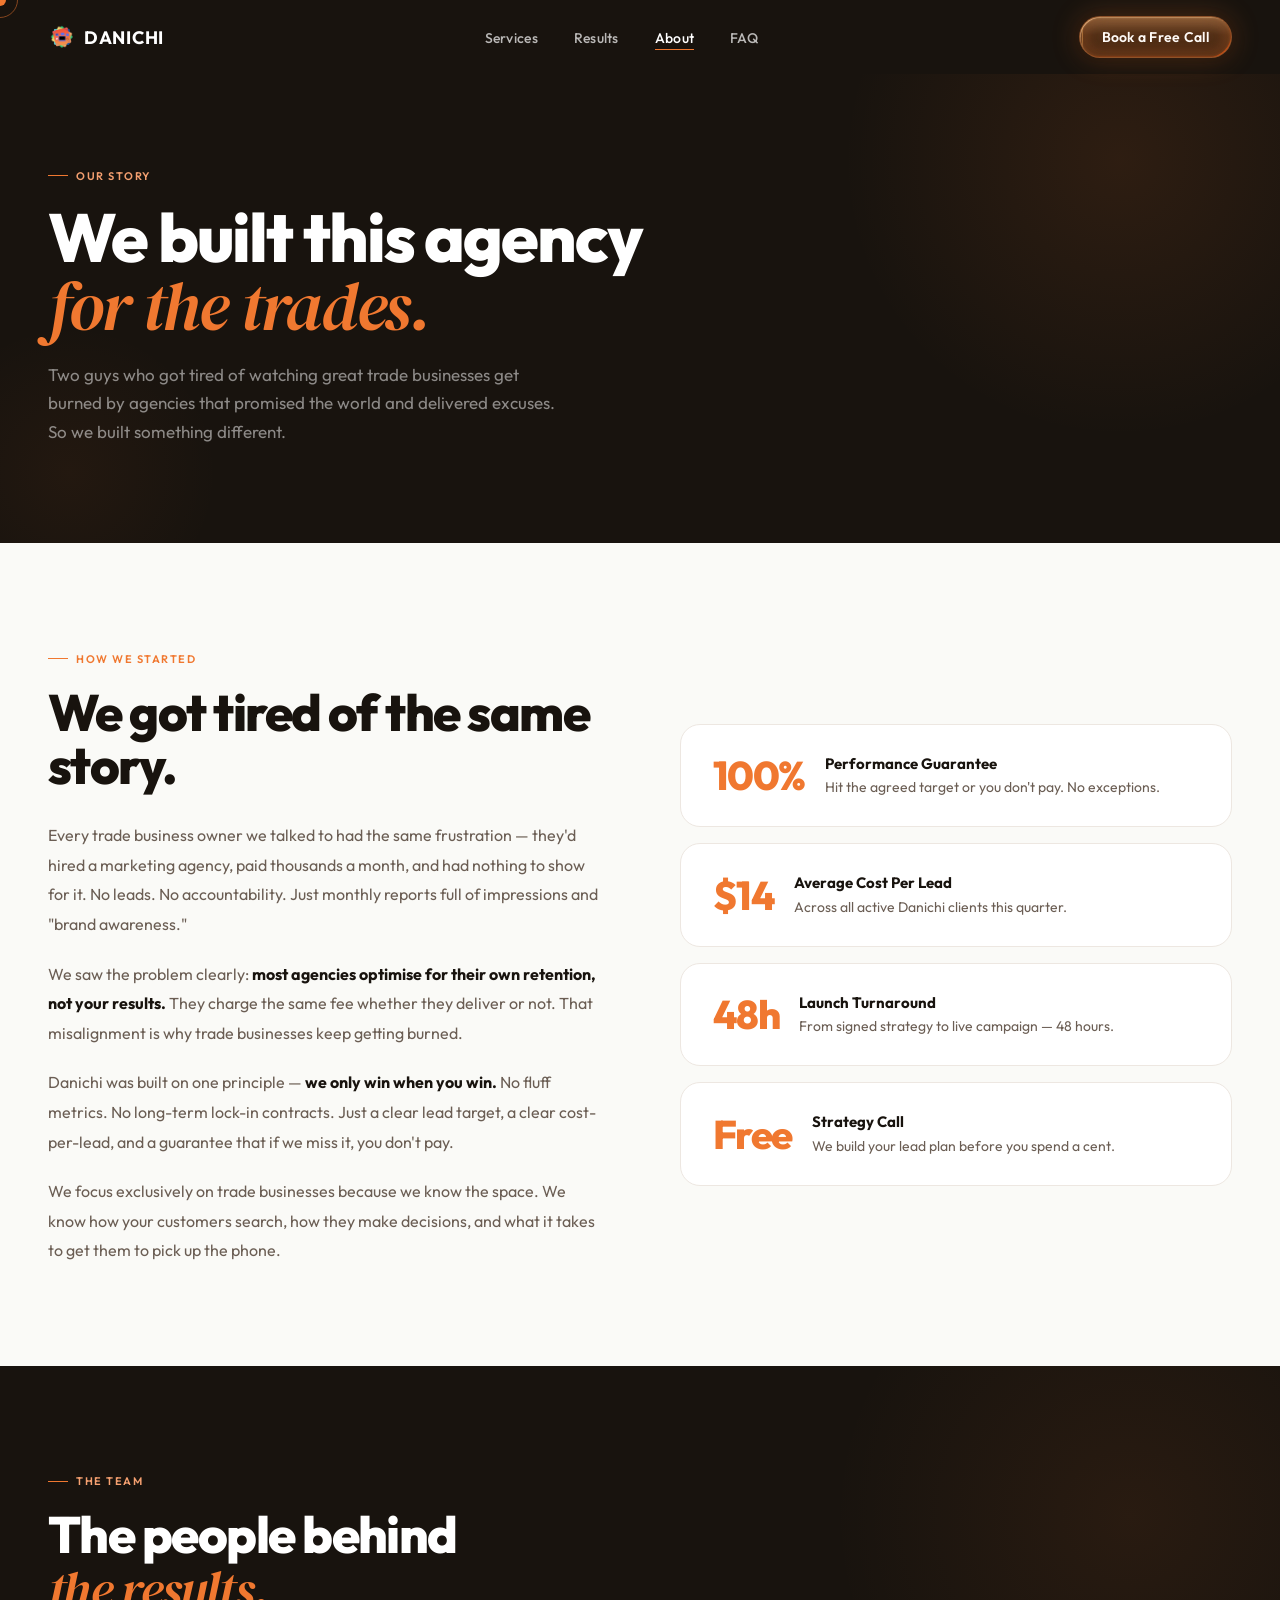
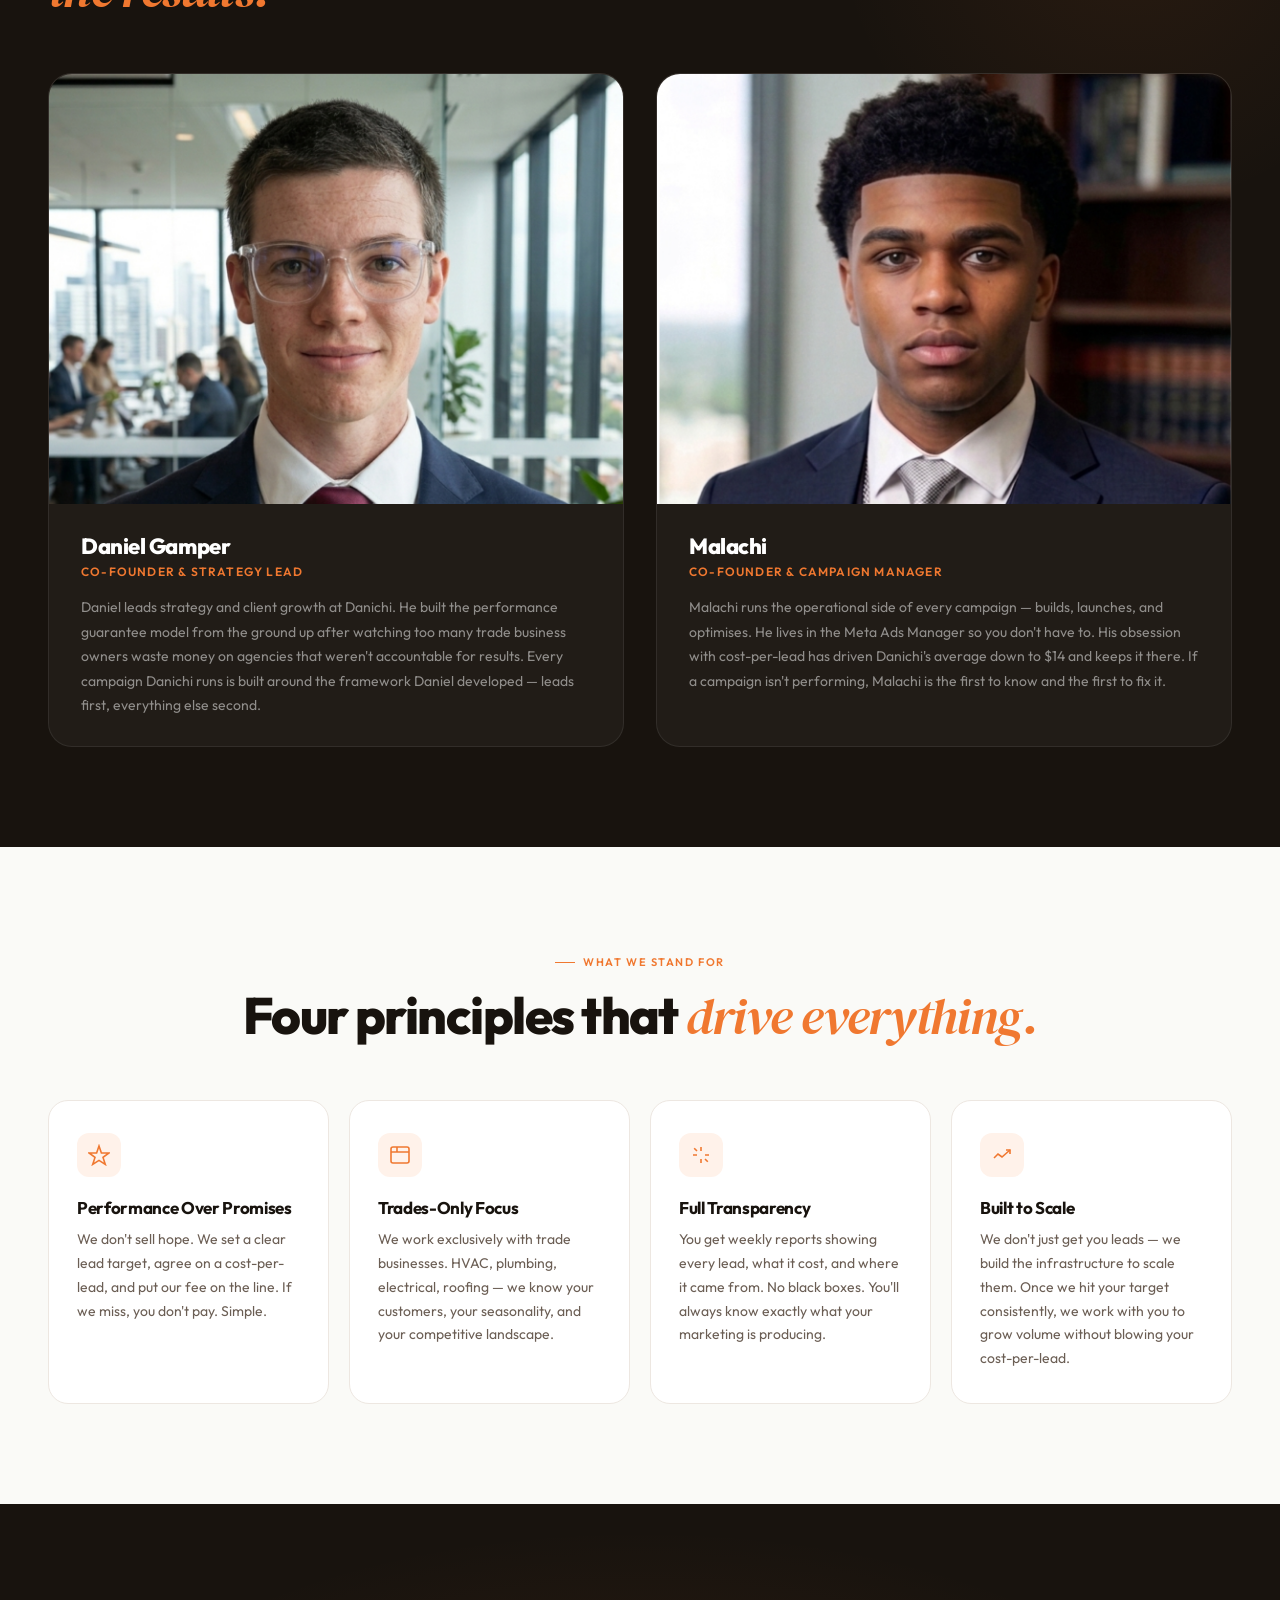
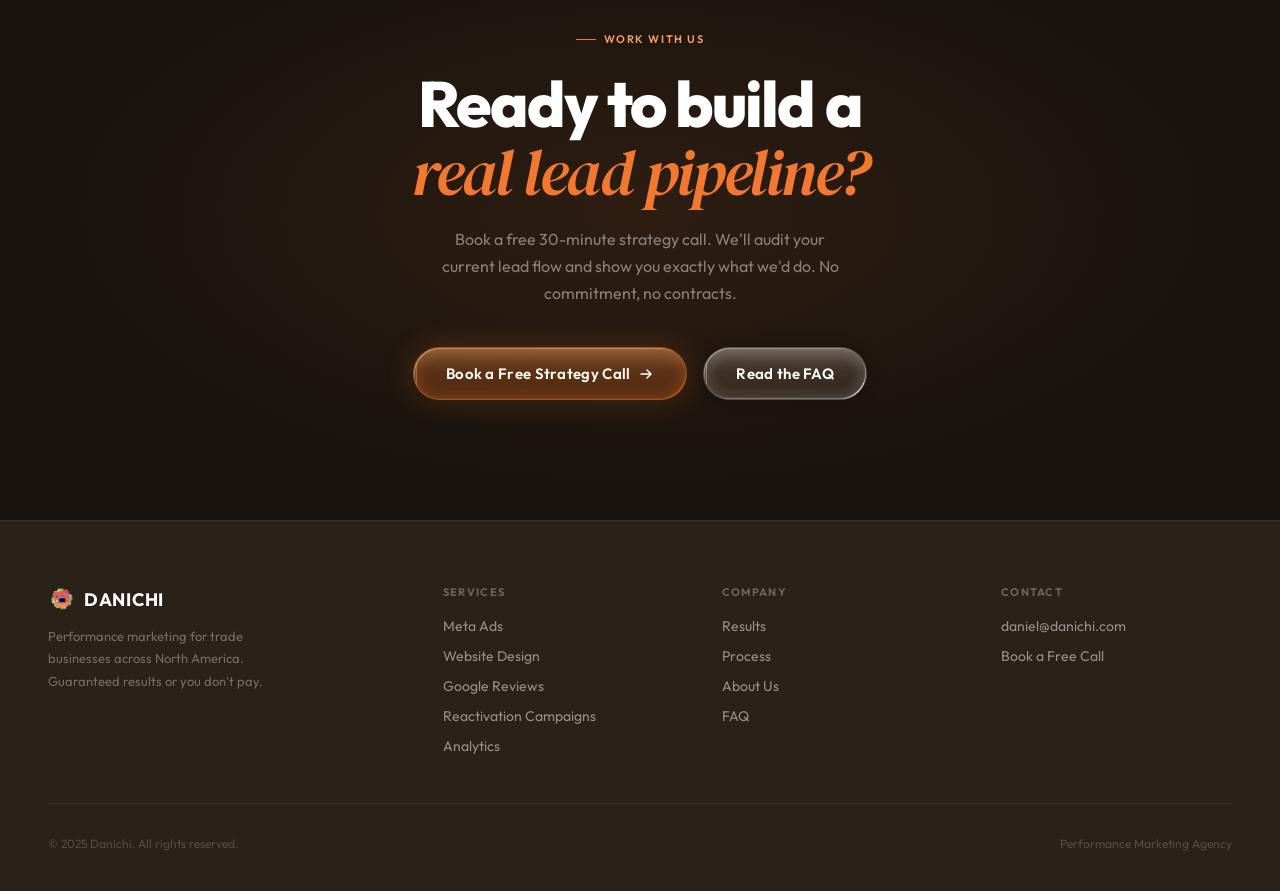
<file: about.html>
<!DOCTYPE html>
<html lang="en">
<head>
  <meta charset="UTF-8" />
  <meta name="viewport" content="width=device-width, initial-scale=1.0" />
  <title>About — Danichi Performance Marketing</title>
  <link rel="preconnect" href="https://fonts.googleapis.com" />
  <link rel="preconnect" href="https://fonts.gstatic.com" crossorigin />
  <link href="https://fonts.googleapis.com/css2?family=Outfit:wght@300;400;500;600;700;800&family=DM+Serif+Display:ital@0;1&display=swap" rel="stylesheet" />
  <link rel="stylesheet" href="shared.css" />
  <style>
    /* ─── About-page styles ──────────────────────────────────── */

    /* story section */
    #story { background: var(--bg); }
    .story-grid {
      display: grid;
      grid-template-columns: 1fr 1fr;
      gap: 80px;
      align-items: center;
    }
    .story-text p {
      font-size: 16px;
      line-height: 1.85;
      color: var(--warm-gray);
      margin-bottom: 20px;
    }
    .story-text p:last-child { margin-bottom: 0; }
    .story-text p strong { color: var(--dark); font-weight: 700; }
    .story-visual {
      position: relative;
    }
    .story-stat-stack {
      display: flex;
      flex-direction: column;
      gap: 16px;
    }
    .story-stat {
      background: var(--white);
      border: 1px solid var(--warm-gray-pale);
      border-radius: 20px;
      padding: 28px 32px;
      display: flex;
      align-items: center;
      gap: 20px;
      transition: transform 0.3s ease, box-shadow 0.3s ease;
    }
    .story-stat:hover { transform: translateX(6px); box-shadow: 0 8px 32px rgba(24,19,14,.07); }
    .story-stat-num {
      font-size: 40px;
      font-weight: 800;
      color: var(--orange);
      letter-spacing: -0.04em;
      line-height: 1;
      flex-shrink: 0;
    }
    .story-stat-label { font-size: 14px; color: var(--warm-gray); line-height: 1.5; }
    .story-stat-label strong { display: block; font-size: 15px; font-weight: 700; color: var(--dark); margin-bottom: 2px; }

    /* team section */
    #team { background: var(--dark); position: relative; overflow: hidden; }
    #team::before {
      content: '';
      position: absolute;
      top: -150px; right: -150px;
      width: 600px; height: 600px;
      background: radial-gradient(circle, rgba(240,120,48,.08) 0%, transparent 70%);
      pointer-events: none;
    }
    .team-grid {
      display: grid;
      grid-template-columns: 1fr 1fr;
      gap: 32px;
      margin-top: 56px;
    }
    .team-card {
      background: rgba(255,255,255,.04);
      border: 1px solid rgba(255,255,255,.08);
      border-radius: 24px;
      overflow: hidden;
      transition: border-color 0.3s ease, transform 0.3s ease;
    }
    .team-card:hover { border-color: rgba(240,120,48,.25); transform: translateY(-4px); }
    .team-photo {
      width: 100%;
      aspect-ratio: 4/3;
      background: linear-gradient(135deg, var(--dark-2) 0%, rgba(240,120,48,.08) 100%);
      display: flex;
      align-items: center;
      justify-content: center;
      position: relative;
      overflow: hidden;
    }
    .team-photo img {
      width: 100%; height: 100%;
      object-fit: cover;
      object-position: top;
    }
    .team-photo-placeholder {
      display: flex;
      flex-direction: column;
      align-items: center;
      justify-content: center;
      gap: 12px;
      width: 100%; height: 100%;
    }
    .team-initials {
      width: 80px; height: 80px;
      border-radius: 50%;
      background: rgba(240,120,48,.15);
      border: 2px solid rgba(240,120,48,.3);
      display: flex; align-items: center; justify-content: center;
      font-size: 28px;
      font-weight: 800;
      color: var(--orange);
      letter-spacing: -0.02em;
    }
    .team-photo-placeholder span {
      font-size: 11px;
      font-weight: 600;
      letter-spacing: 0.1em;
      text-transform: uppercase;
      color: rgba(255,255,255,.2);
    }
    .team-info { padding: 28px 32px; }
    .team-name {
      font-size: 22px;
      font-weight: 800;
      color: var(--white);
      letter-spacing: -0.02em;
      margin-bottom: 4px;
    }
    .team-role {
      font-size: 12px;
      font-weight: 600;
      letter-spacing: 0.1em;
      text-transform: uppercase;
      color: var(--orange);
      margin-bottom: 16px;
    }
    .team-bio {
      font-size: 14px;
      line-height: 1.75;
      color: rgba(255,255,255,.5);
    }

    /* values section */
    #values { background: var(--bg); }
    .values-grid {
      display: grid;
      grid-template-columns: repeat(4, 1fr);
      gap: 20px;
      margin-top: 56px;
    }
    .value-card {
      background: var(--white);
      border: 1px solid var(--warm-gray-pale);
      border-radius: 20px;
      padding: 32px 28px;
      transition: transform 0.3s ease, box-shadow 0.3s ease, border-color 0.3s ease;
    }
    .value-card:hover {
      transform: translateY(-4px);
      box-shadow: 0 16px 40px rgba(24,19,14,.08);
      border-color: var(--orange-mid);
    }
    .value-icon {
      width: 44px; height: 44px;
      background: var(--orange-pale);
      border-radius: 12px;
      display: flex; align-items: center; justify-content: center;
      margin-bottom: 20px;
      color: var(--orange);
    }
    .value-icon svg { width: 22px; height: 22px; }
    .value-title {
      font-size: 17px;
      font-weight: 700;
      color: var(--dark);
      letter-spacing: -0.02em;
      margin-bottom: 10px;
    }
    .value-body {
      font-size: 14px;
      line-height: 1.7;
      color: var(--warm-gray);
    }

    /* responsive */
    @media (max-width: 1024px) {
      .story-grid { grid-template-columns: 1fr; gap: 48px; }
      .values-grid { grid-template-columns: 1fr 1fr; }
    }
    @media (max-width: 640px) {
      .team-grid { grid-template-columns: 1fr; }
      .values-grid { grid-template-columns: 1fr; }
    }
  </style>
</head>
<body>

  <svg class="liquid-glass-svg" aria-hidden="true">
    <defs>
      <filter id="liquid-glass-filter" x="0%" y="0%" width="100%" height="100%" color-interpolation-filters="sRGB">
        <feTurbulence type="fractalNoise" baseFrequency="0.06 0.06" numOctaves="1" seed="2" result="turbulence"/>
        <feGaussianBlur in="turbulence" stdDeviation="2" result="blurredNoise"/>
        <feDisplacementMap in="SourceGraphic" in2="blurredNoise" scale="60" xChannelSelector="R" yChannelSelector="B" result="displaced"/>
        <feGaussianBlur in="displaced" stdDeviation="3" result="finalBlur"/>
        <feComposite in="finalBlur" in2="finalBlur" operator="over"/>
      </filter>
    </defs>
  </svg>

  <div id="cursor"></div>
  <div id="cursor-ring"></div>

  <!-- ── Nav ───────────────────────────────────────────────── -->
  <nav id="nav" class="nav-solid">
    <a href="index.html" class="nav-logo">
      <img src="danichi_logo.png" class="nav-logo-dot" alt="Danichi logo" />
      Danichi
    </a>
    <ul class="nav-links">
      <li><a href="index.html#services">Services</a></li>
      <li><a href="index.html#numbers">Results</a></li>
      <li><a href="about.html" class="active">About</a></li>
      <li><a href="faq.html">FAQ</a></li>
    </ul>
    <a href="contact.html" class="btn-liquid btn-liquid-warm btn-liquid-sm">Book a Free Call</a>
  </nav>

  <!-- ── Page Hero ─────────────────────────────────────────── -->
  <div class="page-hero">
    <div class="page-hero-inner">
      <div class="section-label" style="color:var(--orange-light)">Our Story</div>
      <h1 class="page-hero-title">We built this agency<br /><em>for the trades.</em></h1>
      <p class="page-hero-sub">Two guys who got tired of watching great trade businesses get burned by agencies that promised the world and delivered excuses. So we built something different.</p>
    </div>
  </div>

  <!-- ── Story ─────────────────────────────────────────────── -->
  <section id="story">
    <div class="story-grid">
      <div class="story-text reveal">
        <div class="section-label">How We Started</div>
        <h2 class="section-headline" style="margin-bottom:28px">We got tired of the same story.</h2>
        <p>Every trade business owner we talked to had the same frustration — they'd hired a marketing agency, paid thousands a month, and had nothing to show for it. No leads. No accountability. Just monthly reports full of impressions and "brand awareness."</p>
        <p>We saw the problem clearly: <strong>most agencies optimise for their own retention, not your results.</strong> They charge the same fee whether they deliver or not. That misalignment is why trade businesses keep getting burned.</p>
        <p>Danichi was built on one principle — <strong>we only win when you win.</strong> No fluff metrics. No long-term lock-in contracts. Just a clear lead target, a clear cost-per-lead, and a guarantee that if we miss it, you don't pay.</p>
        <p>We focus exclusively on trade businesses because we know the space. We know how your customers search, how they make decisions, and what it takes to get them to pick up the phone.</p>
      </div>
      <div class="story-visual reveal reveal-delay-1">
        <div class="story-stat-stack">
          <div class="story-stat">
            <div class="story-stat-num">100%</div>
            <div class="story-stat-label">
              <strong>Performance Guarantee</strong>
              Hit the agreed target or you don't pay. No exceptions.
            </div>
          </div>
          <div class="story-stat">
            <div class="story-stat-num">$14</div>
            <div class="story-stat-label">
              <strong>Average Cost Per Lead</strong>
              Across all active Danichi clients this quarter.
            </div>
          </div>
          <div class="story-stat">
            <div class="story-stat-num">48h</div>
            <div class="story-stat-label">
              <strong>Launch Turnaround</strong>
              From signed strategy to live campaign — 48 hours.
            </div>
          </div>
          <div class="story-stat">
            <div class="story-stat-num">Free</div>
            <div class="story-stat-label">
              <strong>Strategy Call</strong>
              We build your lead plan before you spend a cent.
            </div>
          </div>
        </div>
      </div>
    </div>
  </section>

  <!-- ── Team ──────────────────────────────────────────────── -->
  <section id="team">
    <div class="section-label" style="color:var(--orange-light)">The Team</div>
    <h2 class="section-headline light">The people behind<br /><em>the results.</em></h2>
    <div class="team-grid">

      <div class="team-card reveal">
        <div class="team-photo">
          <img src="Untitled design (3).png" alt="Daniel Gamper" style="object-position: center 15%;" />
        </div>
        <div class="team-info">
          <div class="team-name">Daniel Gamper</div>
          <div class="team-role">Co-Founder &amp; Strategy Lead</div>
          <p class="team-bio">Daniel leads strategy and client growth at Danichi. He built the performance guarantee model from the ground up after watching too many trade business owners waste money on agencies that weren't accountable for results. Every campaign Danichi runs is built around the framework Daniel developed — leads first, everything else second.</p>
        </div>
      </div>

      <div class="team-card reveal reveal-delay-1">
        <div class="team-photo">
          <img src="LinkedIn Post (53).png" alt="Malachi" />
        </div>
        <div class="team-info">
          <div class="team-name">Malachi</div>
          <div class="team-role">Co-Founder &amp; Campaign Manager</div>
          <p class="team-bio">Malachi runs the operational side of every campaign — builds, launches, and optimises. He lives in the Meta Ads Manager so you don't have to. His obsession with cost-per-lead has driven Danichi's average down to $14 and keeps it there. If a campaign isn't performing, Malachi is the first to know and the first to fix it.</p>
        </div>
      </div>

    </div>
  </section>

  <!-- ── Values ─────────────────────────────────────────────── -->
  <section id="values">
    <div style="text-align:center; margin-bottom:0">
      <div class="section-label" style="justify-content:center">What We Stand For</div>
      <h2 class="section-headline" style="text-align:center; margin:0 auto">Four principles that <em>drive everything.</em></h2>
    </div>
    <div class="values-grid">
      <div class="value-card reveal">
        <div class="value-icon">
          <svg viewBox="0 0 22 22" fill="none" stroke="currentColor" stroke-width="1.6"><path d="M11 2l2.4 7H21l-6 4.4 2.3 7L11 16.4l-6.3 4 2.3-7L1 9h7.6z"/></svg>
        </div>
        <div class="value-title">Performance Over Promises</div>
        <p class="value-body">We don't sell hope. We set a clear lead target, agree on a cost-per-lead, and put our fee on the line. If we miss, you don't pay. Simple.</p>
      </div>
      <div class="value-card reveal reveal-delay-1">
        <div class="value-icon">
          <svg viewBox="0 0 22 22" fill="none" stroke="currentColor" stroke-width="1.6"><rect x="2" y="3" width="18" height="16" rx="2"/><path d="M2 8h18M8 3v5"/></svg>
        </div>
        <div class="value-title">Trades-Only Focus</div>
        <p class="value-body">We work exclusively with trade businesses. HVAC, plumbing, electrical, roofing — we know your customers, your seasonality, and your competitive landscape.</p>
      </div>
      <div class="value-card reveal reveal-delay-2">
        <div class="value-icon">
          <svg viewBox="0 0 22 22" fill="none" stroke="currentColor" stroke-width="1.6"><path d="M11 3v4M11 15v4M4.2 4.2l2.8 2.8M15 15l2.8 2.8M3 11h4M15 11h4"/></svg>
        </div>
        <div class="value-title">Full Transparency</div>
        <p class="value-body">You get weekly reports showing every lead, what it cost, and where it came from. No black boxes. You'll always know exactly what your marketing is producing.</p>
      </div>
      <div class="value-card reveal reveal-delay-3">
        <div class="value-icon">
          <svg viewBox="0 0 22 22" fill="none" stroke="currentColor" stroke-width="1.6"><polyline points="3 14 7 10 11 13 19 6"/><polyline points="15 6 19 6 19 10"/></svg>
        </div>
        <div class="value-title">Built to Scale</div>
        <p class="value-body">We don't just get you leads — we build the infrastructure to scale them. Once we hit your target consistently, we work with you to grow volume without blowing your cost-per-lead.</p>
      </div>
    </div>
  </section>

  <!-- ── CTA ───────────────────────────────────────────────── -->
  <section id="cta">
    <div class="section-label" style="justify-content:center;color:var(--orange-light);margin-bottom:24px">Work With Us</div>
    <h2 class="cta-headline">Ready to build a<br /><em>real lead pipeline?</em></h2>
    <p class="cta-sub">Book a free 30-minute strategy call. We'll audit your current lead flow and show you exactly what we'd do. No commitment, no contracts.</p>
    <div class="cta-actions">
      <a href="contact.html" class="btn-liquid btn-liquid-warm btn-liquid-lg">
        Book a Free Strategy Call
        <svg width="16" height="16" viewBox="0 0 16 16" fill="none"><path d="M3 8h10M9 4l4 4-4 4" stroke="currentColor" stroke-width="1.5" stroke-linecap="round" stroke-linejoin="round"/></svg>
      </a>
      <a href="faq.html" class="btn-liquid btn-liquid-clear btn-liquid-lg">Read the FAQ</a>
    </div>
  </section>

  <!-- ── Footer ─────────────────────────────────────────────── -->
  <footer>
    <div class="footer-top">
      <div class="footer-brand">
        <a href="index.html" class="nav-logo">
          <img src="danichi_logo.png" class="nav-logo-dot" alt="Danichi logo" />
          Danichi
        </a>
        <p>Performance marketing for trade businesses across North America. Guaranteed results or you don't pay.</p>
      </div>
      <div>
        <div class="footer-col-title">Services</div>
        <ul class="footer-links">
          <li><a href="index.html#services">Meta Ads</a></li>
          <li><a href="index.html#services">Website Design</a></li>
          <li><a href="index.html#services">Google Reviews</a></li>
          <li><a href="index.html#services">Reactivation Campaigns</a></li>
          <li><a href="index.html#services">Analytics</a></li>
        </ul>
      </div>
      <div>
        <div class="footer-col-title">Company</div>
        <ul class="footer-links">
          <li><a href="index.html#numbers">Results</a></li>
          <li><a href="index.html#process">Process</a></li>
          <li><a href="about.html">About Us</a></li>
          <li><a href="faq.html">FAQ</a></li>
        </ul>
      </div>
      <div>
        <div class="footer-col-title">Contact</div>
        <ul class="footer-links">
          <li><a href="mailto:daniel@danichi.com">daniel@danichi.com</a></li>
          <li><a href="contact.html">Book a Free Call</a></li>
        </ul>
      </div>
    </div>
    <div class="footer-bottom">
      <span>© 2025 Danichi. All rights reserved.</span>
      <span>Performance Marketing Agency</span>
    </div>
  </footer>

  <script src="scripts.js"></script>
</body>
</html>
</file>
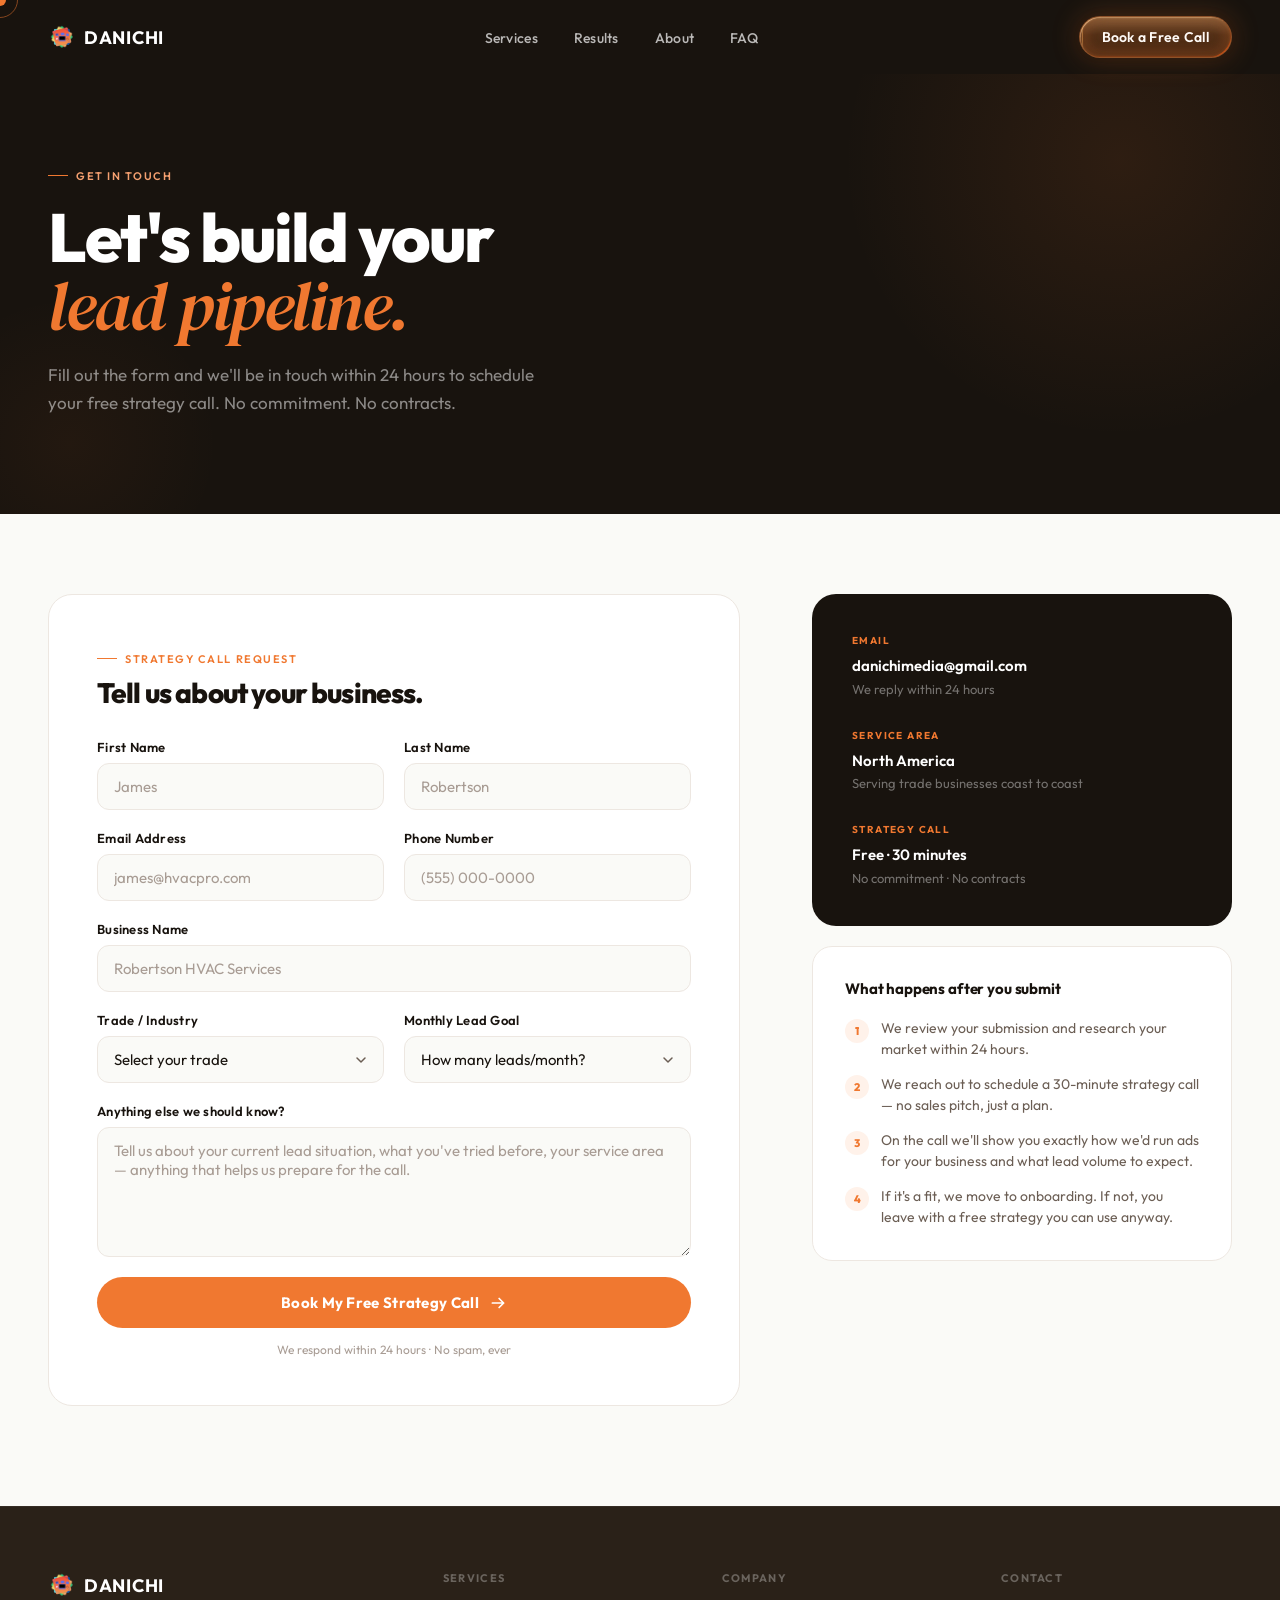
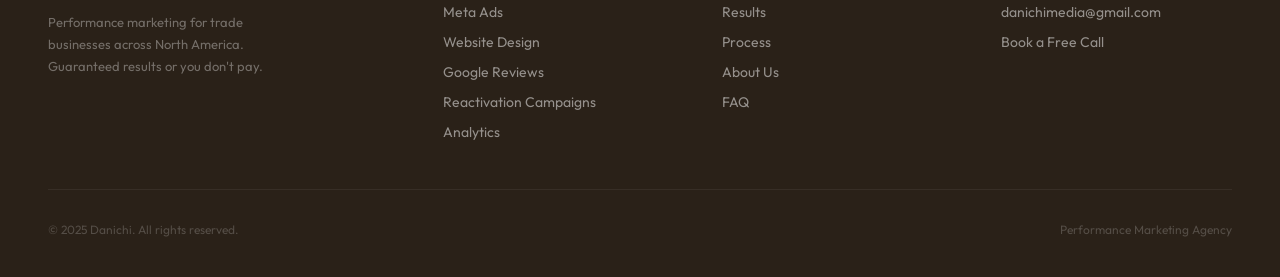
<file: contact.html>
<!DOCTYPE html>
<html lang="en">
<head>
  <meta charset="UTF-8" />
  <meta name="viewport" content="width=device-width, initial-scale=1.0" />
  <title>Contact — Danichi Performance Marketing</title>
  <link rel="preconnect" href="https://fonts.googleapis.com" />
  <link rel="preconnect" href="https://fonts.gstatic.com" crossorigin />
  <link href="https://fonts.googleapis.com/css2?family=Outfit:wght@300;400;500;600;700;800&family=DM+Serif+Display:ital@0;1&display=swap" rel="stylesheet" />
  <link rel="stylesheet" href="shared.css" />
  <style>
    /* ─── Contact-page styles ────────────────────────────────── */
    #contact-body { background: var(--bg); padding: 80px 48px 100px; }

    .contact-layout {
      display: grid;
      grid-template-columns: 1fr 420px;
      gap: 72px;
      align-items: start;
    }

    /* ── Form ── */
    .contact-form-wrap {
      background: var(--white);
      border: 1px solid var(--warm-gray-pale);
      border-radius: 24px;
      padding: 48px;
    }
    .form-row {
      display: grid;
      grid-template-columns: 1fr 1fr;
      gap: 20px;
    }
    .form-group {
      display: flex;
      flex-direction: column;
      gap: 8px;
      margin-bottom: 20px;
    }
    .form-group.full { grid-column: 1 / -1; }
    label {
      font-size: 13px;
      font-weight: 600;
      color: var(--dark);
      letter-spacing: 0.02em;
    }
    input, select, textarea {
      font-family: var(--font);
      font-size: 15px;
      color: var(--dark);
      background: var(--bg);
      border: 1.5px solid var(--warm-gray-pale);
      border-radius: 12px;
      padding: 13px 16px;
      transition: border-color 0.2s, box-shadow 0.2s;
      outline: none;
      width: 100%;
      cursor: none;
      appearance: none;
      -webkit-appearance: none;
    }
    input:focus, select:focus, textarea:focus {
      border-color: var(--orange);
      box-shadow: 0 0 0 3px rgba(240,120,48,.12);
    }
    input::placeholder, textarea::placeholder { color: var(--warm-gray-light); }
    select { background-image: url("data:image/svg+xml,%3Csvg xmlns='http://www.w3.org/2000/svg' width='16' height='16' viewBox='0 0 16 16' fill='none'%3E%3Cpath d='M4 6l4 4 4-4' stroke='%236B5E54' stroke-width='1.5' stroke-linecap='round' stroke-linejoin='round'/%3E%3C/svg%3E"); background-repeat: no-repeat; background-position: right 14px center; padding-right: 40px; }
    textarea { resize: vertical; min-height: 130px; }
    .form-submit {
      margin-top: 8px;
      width: 100%;
      background: var(--orange);
      color: var(--white);
      font-family: var(--font);
      font-size: 15px;
      font-weight: 700;
      padding: 16px 32px;
      border-radius: 100px;
      border: none;
      cursor: none;
      display: flex;
      align-items: center;
      justify-content: center;
      gap: 10px;
      transition: background 0.2s, transform 0.2s, box-shadow 0.2s;
      letter-spacing: 0.02em;
    }
    .form-submit:hover {
      background: var(--orange-light);
      transform: translateY(-2px);
      box-shadow: 0 12px 32px rgba(240,120,48,.35);
    }
    .form-note {
      font-size: 12px;
      color: var(--warm-gray-light);
      text-align: center;
      margin-top: 14px;
    }

    /* ── Info sidebar ── */
    .contact-info { position: sticky; top: 100px; }
    .contact-info-card {
      background: var(--dark);
      border-radius: 24px;
      padding: 40px;
      margin-bottom: 20px;
    }
    .info-block { margin-bottom: 32px; }
    .info-block:last-child { margin-bottom: 0; }
    .info-label {
      font-size: 10px;
      font-weight: 700;
      letter-spacing: 0.14em;
      text-transform: uppercase;
      color: var(--orange);
      margin-bottom: 8px;
    }
    .info-value {
      font-size: 15px;
      font-weight: 600;
      color: var(--white);
      line-height: 1.5;
    }
    .info-sub {
      font-size: 13px;
      color: rgba(255,255,255,.4);
      margin-top: 3px;
    }
    .what-to-expect {
      background: var(--white);
      border: 1px solid var(--warm-gray-pale);
      border-radius: 20px;
      padding: 32px;
    }
    .expect-title {
      font-size: 15px;
      font-weight: 700;
      color: var(--dark);
      margin-bottom: 20px;
      letter-spacing: -0.01em;
    }
    .expect-list {
      list-style: none;
      display: flex;
      flex-direction: column;
      gap: 14px;
    }
    .expect-list li {
      display: flex;
      align-items: flex-start;
      gap: 12px;
      font-size: 14px;
      color: var(--warm-gray);
      line-height: 1.5;
    }
    .expect-num {
      width: 24px; height: 24px;
      border-radius: 50%;
      background: var(--orange-pale);
      color: var(--orange);
      font-size: 11px;
      font-weight: 800;
      display: flex; align-items: center; justify-content: center;
      flex-shrink: 0;
      margin-top: 1px;
    }

    /* responsive */
    @media (max-width: 1024px) {
      .contact-layout { grid-template-columns: 1fr; gap: 48px; }
      .contact-info { position: static; }
    }
    @media (max-width: 640px) {
      #contact-body { padding: 64px 20px 80px; }
      .contact-form-wrap { padding: 28px 24px; }
      .form-row { grid-template-columns: 1fr; }
    }
  </style>
</head>
<body>

  <svg class="liquid-glass-svg" aria-hidden="true">
    <defs>
      <filter id="liquid-glass-filter" x="0%" y="0%" width="100%" height="100%" color-interpolation-filters="sRGB">
        <feTurbulence type="fractalNoise" baseFrequency="0.06 0.06" numOctaves="1" seed="2" result="turbulence"/>
        <feGaussianBlur in="turbulence" stdDeviation="2" result="blurredNoise"/>
        <feDisplacementMap in="SourceGraphic" in2="blurredNoise" scale="60" xChannelSelector="R" yChannelSelector="B" result="displaced"/>
        <feGaussianBlur in="displaced" stdDeviation="3" result="finalBlur"/>
        <feComposite in="finalBlur" in2="finalBlur" operator="over"/>
      </filter>
    </defs>
  </svg>

  <div id="cursor"></div>
  <div id="cursor-ring"></div>

  <!-- ── Nav ───────────────────────────────────────────────── -->
  <nav id="nav" class="nav-solid">
    <a href="index.html" class="nav-logo">
      <img src="danichi_logo.png" class="nav-logo-dot" alt="Danichi logo" />
      Danichi
    </a>
    <ul class="nav-links">
      <li><a href="index.html#services">Services</a></li>
      <li><a href="index.html#numbers">Results</a></li>
      <li><a href="about.html">About</a></li>
      <li><a href="faq.html">FAQ</a></li>
    </ul>
    <a href="contact.html" class="btn-liquid btn-liquid-warm btn-liquid-sm active">Book a Free Call</a>
  </nav>

  <!-- ── Page Hero ─────────────────────────────────────────── -->
  <div class="page-hero">
    <div class="page-hero-inner">
      <div class="section-label" style="color:var(--orange-light)">Get In Touch</div>
      <h1 class="page-hero-title">Let's build your<br /><em>lead pipeline.</em></h1>
      <p class="page-hero-sub">Fill out the form and we'll be in touch within 24 hours to schedule your free strategy call. No commitment. No contracts.</p>
    </div>
  </div>

  <!-- ── Contact Form ───────────────────────────────────────── -->
  <section id="contact-body">
    <div class="contact-layout">

      <!-- Form -->
      <div class="contact-form-wrap reveal">
        <div class="section-label" style="margin-bottom:12px">Strategy Call Request</div>
        <h2 class="section-headline" style="font-size:28px; margin-bottom:32px">Tell us about your business.</h2>

        <!-- SUCCESS STATE -->
        <div id="form-success" style="display:none; text-align:center; padding:48px 0;">
          <div style="width:56px;height:56px;background:rgba(240,120,48,0.12);border-radius:50%;display:flex;align-items:center;justify-content:center;margin:0 auto 20px;">
            <svg width="24" height="24" viewBox="0 0 24 24" fill="none"><path d="M5 13l4 4L19 7" stroke="#F07830" stroke-width="2" stroke-linecap="round" stroke-linejoin="round"/></svg>
          </div>
          <h3 style="font-size:22px;font-weight:800;color:var(--dark);letter-spacing:-0.02em;margin-bottom:10px;">We got your request!</h3>
          <p style="font-size:15px;color:var(--warm-gray);line-height:1.7;max-width:320px;margin:0 auto;">We'll review your details and reach out within 24 hours to schedule your free strategy call.</p>
        </div>

        <form id="contact-form" style="display:block">
          <input type="hidden" name="_subject" value="New Strategy Call Request — Danichi" />
          <div class="form-row">
            <div class="form-group">
              <label for="first-name">First Name</label>
              <input type="text" id="first-name" name="first_name" placeholder="James" required />
            </div>
            <div class="form-group">
              <label for="last-name">Last Name</label>
              <input type="text" id="last-name" name="last_name" placeholder="Robertson" required />
            </div>
          </div>

          <div class="form-row">
            <div class="form-group">
              <label for="email">Email Address</label>
              <input type="email" id="email" name="email" placeholder="james@hvacpro.com" required />
            </div>
            <div class="form-group">
              <label for="phone">Phone Number</label>
              <input type="tel" id="phone" name="phone" placeholder="(555) 000-0000" />
            </div>
          </div>

          <div class="form-group">
            <label for="business">Business Name</label>
            <input type="text" id="business" name="business" placeholder="Robertson HVAC Services" required />
          </div>

          <div class="form-row">
            <div class="form-group">
              <label for="trade">Trade / Industry</label>
              <select id="trade" name="trade" required>
                <option value="" disabled selected>Select your trade</option>
                <option>HVAC</option>
                <option>Plumbing</option>
                <option>Electrical</option>
                <option>Roofing</option>
                <option>Landscaping</option>
                <option>Painting</option>
                <option>General Contracting</option>
                <option>Pest Control</option>
                <option>Cleaning Services</option>
                <option>Other Trade</option>
              </select>
            </div>
            <div class="form-group">
              <label for="leads">Monthly Lead Goal</label>
              <select id="leads" name="leads">
                <option value="" disabled selected>How many leads/month?</option>
                <option>5–10 leads</option>
                <option>10–20 leads</option>
                <option>20–40 leads</option>
                <option>40+ leads</option>
                <option>Not sure yet</option>
              </select>
            </div>
          </div>

          <div class="form-group">
            <label for="message">Anything else we should know?</label>
            <textarea id="message" name="message" placeholder="Tell us about your current lead situation, what you've tried before, your service area — anything that helps us prepare for the call."></textarea>
          </div>

          <button type="submit" id="form-btn" class="form-submit">
            <span id="form-btn-text">Book My Free Strategy Call</span>
            <svg id="form-btn-arrow" width="18" height="18" viewBox="0 0 16 16" fill="none"><path d="M3 8h10M9 4l4 4-4 4" stroke="currentColor" stroke-width="1.5" stroke-linecap="round" stroke-linejoin="round"/></svg>
          </button>
          <p class="form-note">We respond within 24 hours · No spam, ever</p>
          <p id="form-error" style="display:none;font-size:13px;color:#c0392b;text-align:center;margin-top:10px;">Something went wrong — please email us directly at <a href="mailto:danichimedia@gmail.com" style="color:#c0392b;text-decoration:underline">danichimedia@gmail.com</a></p>
        </form>
      </div>

      <!-- Sidebar -->
      <div class="contact-info reveal reveal-delay-1">
        <div class="contact-info-card">
          <div class="info-block">
            <div class="info-label">Email</div>
            <div class="info-value">danichimedia@gmail.com</div>
            <div class="info-sub">We reply within 24 hours</div>
          </div>
          <div class="info-block">
            <div class="info-label">Service Area</div>
            <div class="info-value">North America</div>
            <div class="info-sub">Serving trade businesses coast to coast</div>
          </div>
          <div class="info-block">
            <div class="info-label">Strategy Call</div>
            <div class="info-value">Free · 30 minutes</div>
            <div class="info-sub">No commitment · No contracts</div>
          </div>
        </div>

        <div class="what-to-expect">
          <div class="expect-title">What happens after you submit</div>
          <ul class="expect-list">
            <li>
              <span class="expect-num">1</span>
              We review your submission and research your market within 24 hours.
            </li>
            <li>
              <span class="expect-num">2</span>
              We reach out to schedule a 30-minute strategy call — no sales pitch, just a plan.
            </li>
            <li>
              <span class="expect-num">3</span>
              On the call we'll show you exactly how we'd run ads for your business and what lead volume to expect.
            </li>
            <li>
              <span class="expect-num">4</span>
              If it's a fit, we move to onboarding. If not, you leave with a free strategy you can use anyway.
            </li>
          </ul>
        </div>
      </div>

    </div>
  </section>

  <!-- ── Footer ─────────────────────────────────────────────── -->
  <footer>
    <div class="footer-top">
      <div class="footer-brand">
        <a href="index.html" class="nav-logo">
          <img src="danichi_logo.png" class="nav-logo-dot" alt="Danichi logo" />
          Danichi
        </a>
        <p>Performance marketing for trade businesses across North America. Guaranteed results or you don't pay.</p>
      </div>
      <div>
        <div class="footer-col-title">Services</div>
        <ul class="footer-links">
          <li><a href="index.html#services">Meta Ads</a></li>
          <li><a href="index.html#services">Website Design</a></li>
          <li><a href="index.html#services">Google Reviews</a></li>
          <li><a href="index.html#services">Reactivation Campaigns</a></li>
          <li><a href="index.html#services">Analytics</a></li>
        </ul>
      </div>
      <div>
        <div class="footer-col-title">Company</div>
        <ul class="footer-links">
          <li><a href="index.html#numbers">Results</a></li>
          <li><a href="index.html#process">Process</a></li>
          <li><a href="about.html">About Us</a></li>
          <li><a href="faq.html">FAQ</a></li>
        </ul>
      </div>
      <div>
        <div class="footer-col-title">Contact</div>
        <ul class="footer-links">
          <li><a href="mailto:danichimedia@gmail.com">danichimedia@gmail.com</a></li>
          <li><a href="contact.html">Book a Free Call</a></li>
        </ul>
      </div>
    </div>
    <div class="footer-bottom">
      <span>© 2025 Danichi. All rights reserved.</span>
      <span>Performance Marketing Agency</span>
    </div>
  </footer>

  <script src="scripts.js"></script>
  <script>
    /* ── Contact form → Formspree ──────────────────────────── */
    const FORMSPREE_ID = 'YOUR_FORM_ID'; // ← replace this after setup (see instructions)

    document.getElementById('contact-form').addEventListener('submit', async function (e) {
      e.preventDefault();
      const btn      = document.getElementById('form-btn');
      const btnText  = document.getElementById('form-btn-text');
      const errMsg   = document.getElementById('form-error');
      const success  = document.getElementById('form-success');

      btnText.textContent = 'Sending…';
      btn.disabled = true;
      errMsg.style.display = 'none';

      try {
        const res = await fetch('https://formspree.io/f/' + FORMSPREE_ID, {
          method: 'POST',
          body: new FormData(this),
          headers: { 'Accept': 'application/json' }
        });

        if (res.ok) {
          this.style.display = 'none';
          document.getElementById('form-success').style.display = 'block';
        } else {
          throw new Error('non-ok');
        }
      } catch {
        errMsg.style.display = 'block';
        btnText.textContent = 'Book My Free Strategy Call';
        btn.disabled = false;
      }
    });
  </script>
</body>
</html>
</file>
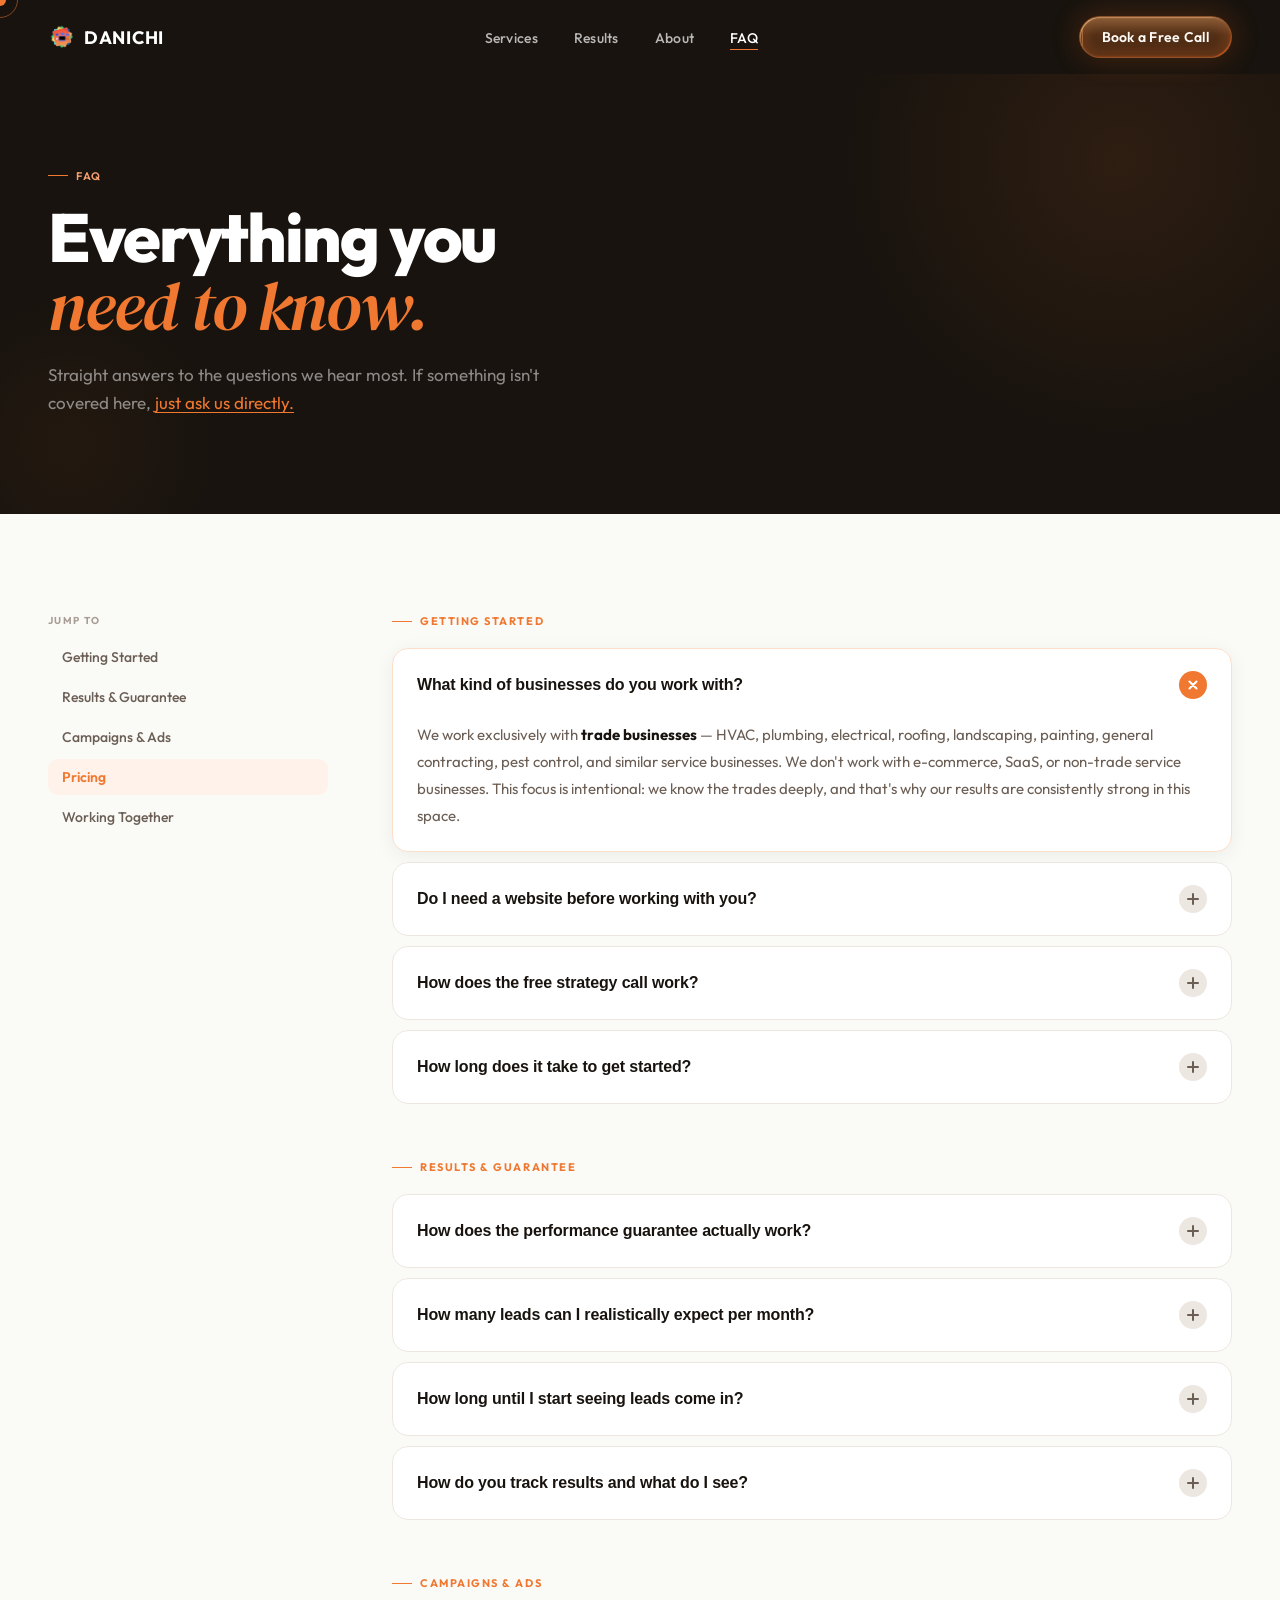
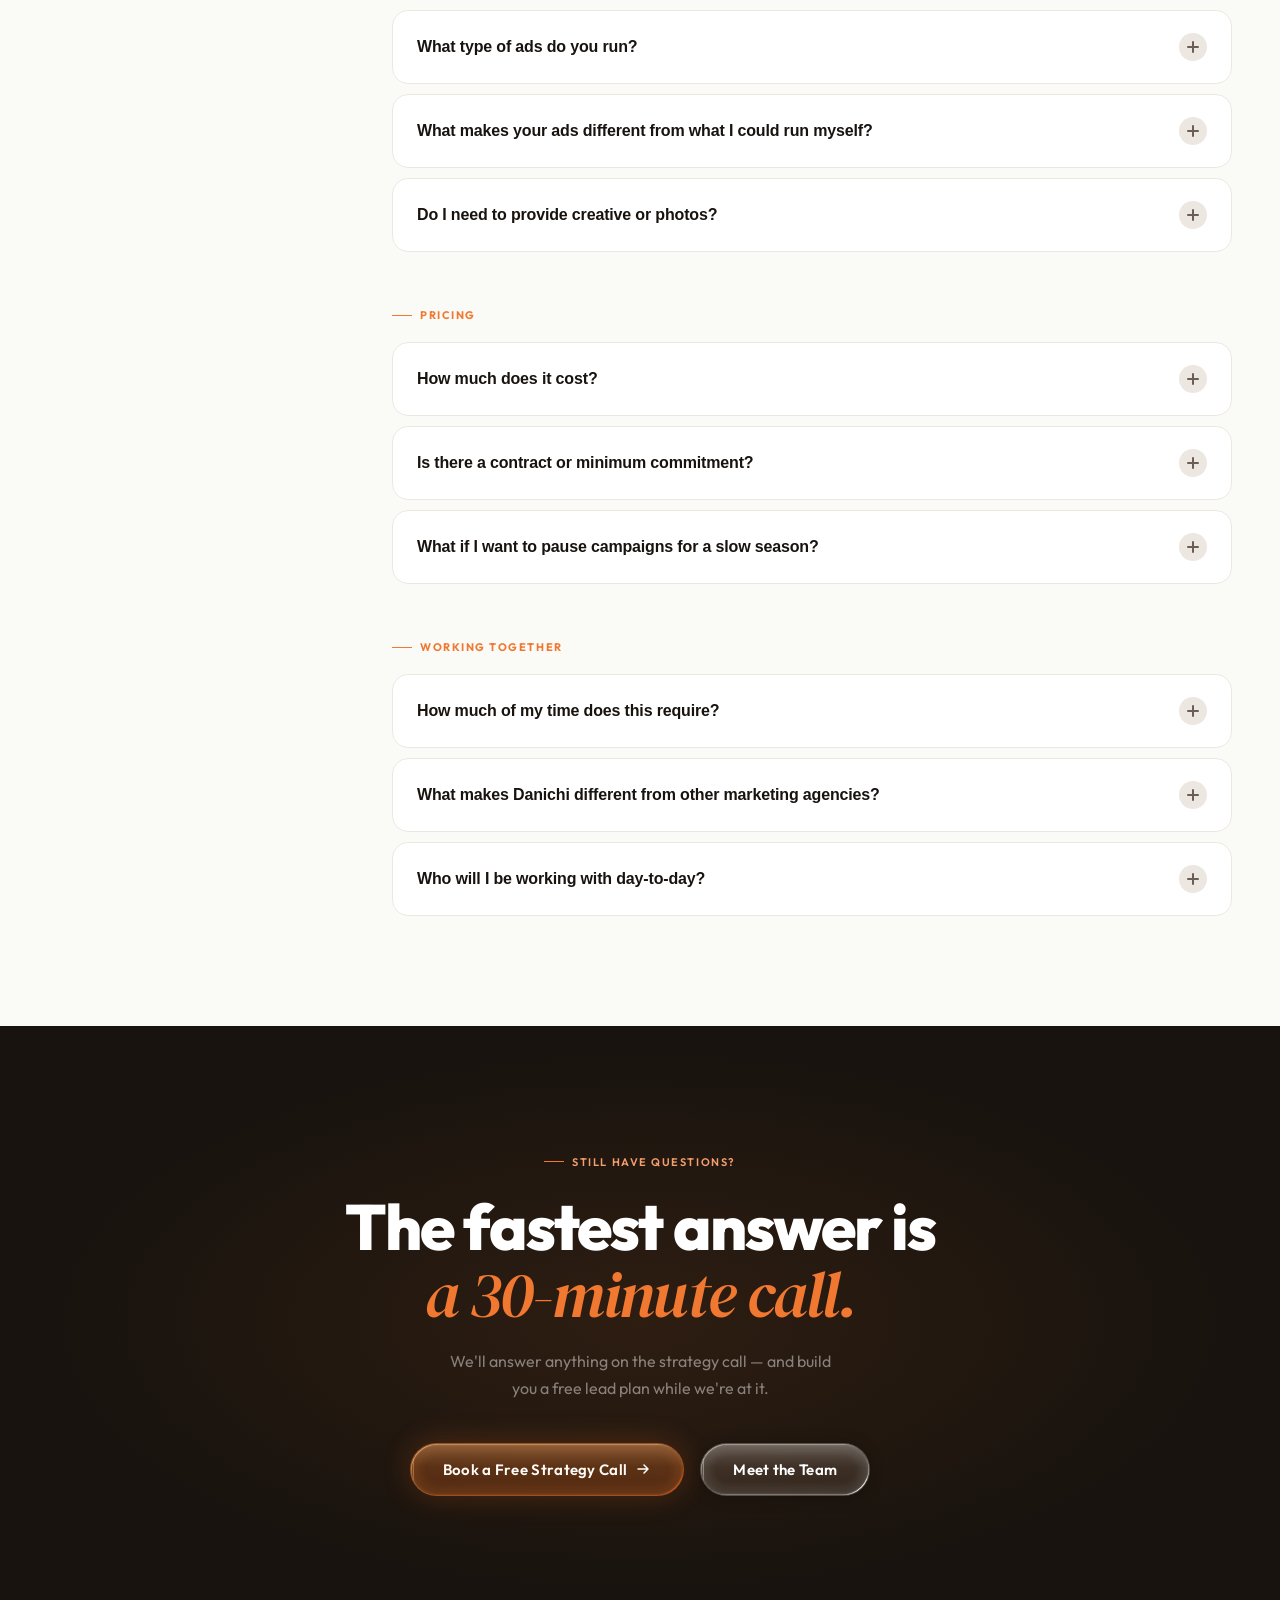
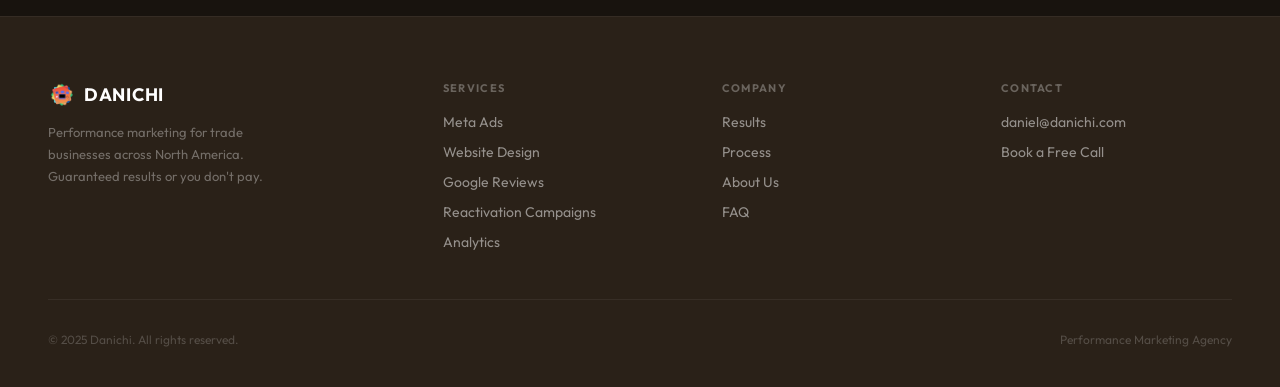
<file: faq.html>
<!DOCTYPE html>
<html lang="en">
<head>
  <meta charset="UTF-8" />
  <meta name="viewport" content="width=device-width, initial-scale=1.0" />
  <title>FAQ — Danichi Performance Marketing</title>
  <link rel="preconnect" href="https://fonts.googleapis.com" />
  <link rel="preconnect" href="https://fonts.gstatic.com" crossorigin />
  <link href="https://fonts.googleapis.com/css2?family=Outfit:wght@300;400;500;600;700;800&family=DM+Serif+Display:ital@0;1&display=swap" rel="stylesheet" />
  <link rel="stylesheet" href="shared.css" />
  <style>
    /* ─── FAQ-page styles ────────────────────────────────────── */
    #faq-body { background: var(--bg); }

    .faq-layout {
      display: grid;
      grid-template-columns: 280px 1fr;
      gap: 64px;
      align-items: start;
    }

    /* category nav */
    .faq-sidebar { position: sticky; top: 100px; }
    .faq-cat-label {
      font-size: 10px;
      font-weight: 700;
      letter-spacing: 0.14em;
      text-transform: uppercase;
      color: var(--warm-gray-light);
      margin-bottom: 12px;
    }
    .faq-cats {
      list-style: none;
      display: flex;
      flex-direction: column;
      gap: 4px;
    }
    .faq-cats a {
      display: block;
      font-size: 14px;
      font-weight: 500;
      color: var(--warm-gray);
      padding: 9px 14px;
      border-radius: 10px;
      transition: background 0.2s, color 0.2s;
    }
    .faq-cats a:hover { background: var(--warm-gray-pale); color: var(--dark); }
    .faq-cats a.active { background: var(--orange-pale); color: var(--orange); font-weight: 600; }

    /* accordion */
    .faq-section { margin-bottom: 56px; }
    .faq-section:last-child { margin-bottom: 0; }
    .faq-section-title {
      font-size: 11px;
      font-weight: 700;
      letter-spacing: 0.14em;
      text-transform: uppercase;
      color: var(--orange);
      margin-bottom: 20px;
      display: flex;
      align-items: center;
      gap: 8px;
    }
    .faq-section-title::before { content: ''; width: 20px; height: 1px; background: var(--orange); }

    .faq-item {
      border: 1px solid var(--warm-gray-pale);
      border-radius: 16px;
      margin-bottom: 10px;
      background: var(--white);
      overflow: hidden;
      transition: border-color 0.2s, box-shadow 0.2s;
    }
    .faq-item.open { border-color: var(--orange-mid); box-shadow: 0 4px 20px rgba(24,19,14,.06); }
    .faq-q {
      width: 100%;
      background: none;
      border: none;
      padding: 22px 24px;
      display: flex;
      align-items: center;
      justify-content: space-between;
      gap: 16px;
      cursor: none;
      text-align: left;
    }
    .faq-q-text {
      font-size: 16px;
      font-weight: 600;
      color: var(--dark);
      line-height: 1.4;
      letter-spacing: -0.01em;
    }
    .faq-icon {
      width: 28px; height: 28px;
      border-radius: 50%;
      background: var(--warm-gray-pale);
      display: flex; align-items: center; justify-content: center;
      flex-shrink: 0;
      transition: background 0.2s, transform 0.3s ease;
      color: var(--warm-gray);
    }
    .faq-item.open .faq-icon { background: var(--orange); color: var(--white); transform: rotate(45deg); }
    .faq-icon svg { width: 14px; height: 14px; }
    .faq-a {
      max-height: 0;
      overflow: hidden;
      transition: max-height 0.4s ease, padding 0.3s ease;
    }
    .faq-item.open .faq-a { max-height: 500px; }
    .faq-a-inner {
      padding: 0 24px 22px;
      font-size: 15px;
      line-height: 1.8;
      color: var(--warm-gray);
    }
    .faq-a-inner strong { color: var(--dark); }
    .faq-a-inner a { color: var(--orange); text-decoration: underline; text-underline-offset: 3px; }

    /* responsive */
    @media (max-width: 900px) {
      .faq-layout { grid-template-columns: 1fr; }
      .faq-sidebar { position: static; display: flex; flex-wrap: wrap; gap: 8px; margin-bottom: 40px; }
      .faq-cat-label { width: 100%; }
      .faq-cats { flex-direction: row; flex-wrap: wrap; }
    }
  </style>
</head>
<body>

  <svg class="liquid-glass-svg" aria-hidden="true">
    <defs>
      <filter id="liquid-glass-filter" x="0%" y="0%" width="100%" height="100%" color-interpolation-filters="sRGB">
        <feTurbulence type="fractalNoise" baseFrequency="0.06 0.06" numOctaves="1" seed="2" result="turbulence"/>
        <feGaussianBlur in="turbulence" stdDeviation="2" result="blurredNoise"/>
        <feDisplacementMap in="SourceGraphic" in2="blurredNoise" scale="60" xChannelSelector="R" yChannelSelector="B" result="displaced"/>
        <feGaussianBlur in="displaced" stdDeviation="3" result="finalBlur"/>
        <feComposite in="finalBlur" in2="finalBlur" operator="over"/>
      </filter>
    </defs>
  </svg>

  <div id="cursor"></div>
  <div id="cursor-ring"></div>

  <!-- ── Nav ───────────────────────────────────────────────── -->
  <nav id="nav" class="nav-solid">
    <a href="index.html" class="nav-logo">
      <img src="danichi_logo.png" class="nav-logo-dot" alt="Danichi logo" />
      Danichi
    </a>
    <ul class="nav-links">
      <li><a href="index.html#services">Services</a></li>
      <li><a href="index.html#numbers">Results</a></li>
      <li><a href="about.html">About</a></li>
      <li><a href="faq.html" class="active">FAQ</a></li>
    </ul>
    <a href="contact.html" class="btn-liquid btn-liquid-warm btn-liquid-sm">Book a Free Call</a>
  </nav>

  <!-- ── Page Hero ─────────────────────────────────────────── -->
  <div class="page-hero">
    <div class="page-hero-inner">
      <div class="section-label" style="color:var(--orange-light)">FAQ</div>
      <h1 class="page-hero-title">Everything you<br /><em>need to know.</em></h1>
      <p class="page-hero-sub">Straight answers to the questions we hear most. If something isn't covered here, <a href="contact.html" style="color:var(--orange);text-decoration:underline;text-underline-offset:3px">just ask us directly.</a></p>
    </div>
  </div>

  <!-- ── FAQ Body ───────────────────────────────────────────── -->
  <section id="faq-body">
    <div class="faq-layout">

      <!-- Sidebar nav -->
      <div class="faq-sidebar reveal">
        <div class="faq-cat-label">Jump to</div>
        <ul class="faq-cats">
          <li><a href="#getting-started" class="active">Getting Started</a></li>
          <li><a href="#results">Results &amp; Guarantee</a></li>
          <li><a href="#campaigns">Campaigns &amp; Ads</a></li>
          <li><a href="#pricing">Pricing</a></li>
          <li><a href="#working-together">Working Together</a></li>
        </ul>
      </div>

      <!-- Accordion -->
      <div>

        <!-- Getting Started -->
        <div class="faq-section reveal" id="getting-started">
          <div class="faq-section-title">Getting Started</div>

          <div class="faq-item open">
            <button class="faq-q">
              <span class="faq-q-text">What kind of businesses do you work with?</span>
              <span class="faq-icon"><svg viewBox="0 0 14 14" fill="none" stroke="currentColor" stroke-width="2" stroke-linecap="round"><path d="M7 2v10M2 7h10"/></svg></span>
            </button>
            <div class="faq-a">
              <div class="faq-a-inner">
                We work exclusively with <strong>trade businesses</strong> — HVAC, plumbing, electrical, roofing, landscaping, painting, general contracting, pest control, and similar service businesses. We don't work with e-commerce, SaaS, or non-trade service businesses. This focus is intentional: we know the trades deeply, and that's why our results are consistently strong in this space.
              </div>
            </div>
          </div>

          <div class="faq-item">
            <button class="faq-q">
              <span class="faq-q-text">Do I need a website before working with you?</span>
              <span class="faq-icon"><svg viewBox="0 0 14 14" fill="none" stroke="currentColor" stroke-width="2" stroke-linecap="round"><path d="M7 2v10M2 7h10"/></svg></span>
            </button>
            <div class="faq-a">
              <div class="faq-a-inner">
                Not necessarily. <strong>Website design is one of our core services</strong>, and many clients come to us without a site or with an outdated one. We'll build a high-converting landing page as part of the campaign setup. If you already have a website, we'll assess whether it needs changes to maximise conversion before ads go live.
              </div>
            </div>
          </div>

          <div class="faq-item">
            <button class="faq-q">
              <span class="faq-q-text">How does the free strategy call work?</span>
              <span class="faq-icon"><svg viewBox="0 0 14 14" fill="none" stroke="currentColor" stroke-width="2" stroke-linecap="round"><path d="M7 2v10M2 7h10"/></svg></span>
            </button>
            <div class="faq-a">
              <div class="faq-a-inner">
                The call is 30 minutes, completely free, and genuinely useful regardless of whether you work with us. We'll research your business, your market, and your competitors before the call. On the call itself, we'll walk you through <strong>exactly how we'd run your campaigns</strong>, what lead volume to expect, and what it would cost per lead. No pressure, no obligation — just a real plan you can keep.
              </div>
            </div>
          </div>

          <div class="faq-item">
            <button class="faq-q">
              <span class="faq-q-text">How long does it take to get started?</span>
              <span class="faq-icon"><svg viewBox="0 0 14 14" fill="none" stroke="currentColor" stroke-width="2" stroke-linecap="round"><path d="M7 2v10M2 7h10"/></svg></span>
            </button>
            <div class="faq-a">
              <div class="faq-a-inner">
                After the strategy call and sign-off, <strong>campaigns go live within 48 hours</strong>. This includes full ad creative, audience targeting, landing page setup, and tracking. We move fast because every day without leads is revenue left on the table.
              </div>
            </div>
          </div>
        </div>

        <!-- Results & Guarantee -->
        <div class="faq-section reveal" id="results">
          <div class="faq-section-title">Results &amp; Guarantee</div>

          <div class="faq-item">
            <button class="faq-q">
              <span class="faq-q-text">How does the performance guarantee actually work?</span>
              <span class="faq-icon"><svg viewBox="0 0 14 14" fill="none" stroke="currentColor" stroke-width="2" stroke-linecap="round"><path d="M7 2v10M2 7h10"/></svg></span>
            </button>
            <div class="faq-a">
              <div class="faq-a-inner">
                Before we start, we agree on a specific <strong>monthly lead target and a maximum cost-per-lead</strong>. If we hit those numbers, you pay our management fee in full. If we miss, we waive all or part of our fee proportionally — you only pay for what we actually deliver. This isn't a vague promise. It's written into our agreement so you're never paying for underperformance.
              </div>
            </div>
          </div>

          <div class="faq-item">
            <button class="faq-q">
              <span class="faq-q-text">How many leads can I realistically expect per month?</span>
              <span class="faq-icon"><svg viewBox="0 0 14 14" fill="none" stroke="currentColor" stroke-width="2" stroke-linecap="round"><path d="M7 2v10M2 7h10"/></svg></span>
            </button>
            <div class="faq-a">
              <div class="faq-a-inner">
                It depends on your trade, service area, and ad budget. Our clients typically see <strong>10–40 qualified leads per month</strong>. On the strategy call we'll give you a specific projection based on your market — not a generic range. What we can tell you is our average cost per lead across all active clients is currently $14.
              </div>
            </div>
          </div>

          <div class="faq-item">
            <button class="faq-q">
              <span class="faq-q-text">How long until I start seeing leads come in?</span>
              <span class="faq-icon"><svg viewBox="0 0 14 14" fill="none" stroke="currentColor" stroke-width="2" stroke-linecap="round"><path d="M7 2v10M2 7h10"/></svg></span>
            </button>
            <div class="faq-a">
              <div class="faq-a-inner">
                Most clients see their <strong>first leads within 48–72 hours</strong> of campaign launch. The first 2–3 weeks is a learning phase where we're actively optimising targeting and creative based on real data. By the end of month one, campaigns are typically hitting their cost-per-lead target consistently.
              </div>
            </div>
          </div>

          <div class="faq-item">
            <button class="faq-q">
              <span class="faq-q-text">How do you track results and what do I see?</span>
              <span class="faq-icon"><svg viewBox="0 0 14 14" fill="none" stroke="currentColor" stroke-width="2" stroke-linecap="round"><path d="M7 2v10M2 7h10"/></svg></span>
            </button>
            <div class="faq-a">
              <div class="faq-a-inner">
                You get a <strong>weekly report</strong> showing every lead generated, the cost per lead, total ad spend, and how we're tracking against the monthly target. We set up full end-to-end tracking so you can see the journey from ad impression to phone call or form submission. No black boxes — you always know exactly where your money is going.
              </div>
            </div>
          </div>
        </div>

        <!-- Campaigns -->
        <div class="faq-section reveal" id="campaigns">
          <div class="faq-section-title">Campaigns &amp; Ads</div>

          <div class="faq-item">
            <button class="faq-q">
              <span class="faq-q-text">What type of ads do you run?</span>
              <span class="faq-icon"><svg viewBox="0 0 14 14" fill="none" stroke="currentColor" stroke-width="2" stroke-linecap="round"><path d="M7 2v10M2 7h10"/></svg></span>
            </button>
            <div class="faq-a">
              <div class="faq-a-inner">
                Our primary channel is <strong>Meta (Facebook &amp; Instagram)</strong> — specifically lead generation and conversion campaigns targeting homeowners in your service area. We handle all creative (ad copy, images, video if available), audience targeting, retargeting, and ongoing A/B testing. We also offer Google Reviews campaigns and reactivation campaigns to past customers.
              </div>
            </div>
          </div>

          <div class="faq-item">
            <button class="faq-q">
              <span class="faq-q-text">What makes your ads different from what I could run myself?</span>
              <span class="faq-icon"><svg viewBox="0 0 14 14" fill="none" stroke="currentColor" stroke-width="2" stroke-linecap="round"><path d="M7 2v10M2 7h10"/></svg></span>
            </button>
            <div class="faq-a">
              <div class="faq-a-inner">
                Three things: <strong>trade-specific audience data</strong> (we know which targeting signals convert for HVAC vs roofing vs plumbing), <strong>conversion-optimised creative</strong> (built around how trade customers make decisions, not general ad templates), and <strong>daily active management</strong> (we're in the account every day, not checking in weekly). Most business owners running their own ads are leaving 60–70% of their budget on poorly targeted clicks.
              </div>
            </div>
          </div>

          <div class="faq-item">
            <button class="faq-q">
              <span class="faq-q-text">Do I need to provide creative or photos?</span>
              <span class="faq-icon"><svg viewBox="0 0 14 14" fill="none" stroke="currentColor" stroke-width="2" stroke-linecap="round"><path d="M7 2v10M2 7h10"/></svg></span>
            </button>
            <div class="faq-a">
              <div class="faq-a-inner">
                No — <strong>we handle all ad creative</strong> as part of the service. If you have photos of your work or team, those always outperform stock images and we'll happily use them. But they're not required. We'll create everything needed to launch a high-performing campaign from day one.
              </div>
            </div>
          </div>
        </div>

        <!-- Pricing -->
        <div class="faq-section reveal" id="pricing">
          <div class="faq-section-title">Pricing</div>

          <div class="faq-item">
            <button class="faq-q">
              <span class="faq-q-text">How much does it cost?</span>
              <span class="faq-icon"><svg viewBox="0 0 14 14" fill="none" stroke="currentColor" stroke-width="2" stroke-linecap="round"><path d="M7 2v10M2 7h10"/></svg></span>
            </button>
            <div class="faq-a">
              <div class="faq-a-inner">
                Pricing is custom based on your trade, service area, and lead volume goals. <strong>There are two costs</strong>: our management fee (what you pay Danichi) and your ad spend (what goes directly to Meta). We'll give you the exact numbers on the strategy call. What we can say is most clients see positive ROI within the first 30 days — the leads pay for the service.
              </div>
            </div>
          </div>

          <div class="faq-item">
            <button class="faq-q">
              <span class="faq-q-text">Is there a contract or minimum commitment?</span>
              <span class="faq-icon"><svg viewBox="0 0 14 14" fill="none" stroke="currentColor" stroke-width="2" stroke-linecap="round"><path d="M7 2v10M2 7h10"/></svg></span>
            </button>
            <div class="faq-a">
              <div class="faq-a-inner">
                <strong>No long-term contracts.</strong> We work on a month-to-month basis. We keep clients by delivering results, not by locking them in. If you want to pause or cancel, you give us notice and we're done — no penalties, no awkward conversations.
              </div>
            </div>
          </div>

          <div class="faq-item">
            <button class="faq-q">
              <span class="faq-q-text">What if I want to pause campaigns for a slow season?</span>
              <span class="faq-icon"><svg viewBox="0 0 14 14" fill="none" stroke="currentColor" stroke-width="2" stroke-linecap="round"><path d="M7 2v10M2 7h10"/></svg></span>
            </button>
            <div class="faq-a">
              <div class="faq-a-inner">
                Totally fine. We understand trades are seasonal. <strong>You can pause at any time</strong> with notice. We'll pause ad spend immediately and resume when you're ready — without needing to rebuild from scratch, because we preserve the campaign data.
              </div>
            </div>
          </div>
        </div>

        <!-- Working Together -->
        <div class="faq-section reveal" id="working-together">
          <div class="faq-section-title">Working Together</div>

          <div class="faq-item">
            <button class="faq-q">
              <span class="faq-q-text">How much of my time does this require?</span>
              <span class="faq-icon"><svg viewBox="0 0 14 14" fill="none" stroke="currentColor" stroke-width="2" stroke-linecap="round"><path d="M7 2v10M2 7h10"/></svg></span>
            </button>
            <div class="faq-a">
              <div class="faq-a-inner">
                Very little. After the initial onboarding (which takes about an hour), your job is to <strong>answer the phone and close the leads.</strong> We handle everything else — creative, targeting, optimisation, reporting. Most clients spend less than 30 minutes a month on anything related to their marketing with us.
              </div>
            </div>
          </div>

          <div class="faq-item">
            <button class="faq-q">
              <span class="faq-q-text">What makes Danichi different from other marketing agencies?</span>
              <span class="faq-icon"><svg viewBox="0 0 14 14" fill="none" stroke="currentColor" stroke-width="2" stroke-linecap="round"><path d="M7 2v10M2 7h10"/></svg></span>
            </button>
            <div class="faq-a">
              <div class="faq-a-inner">
                Three things: <strong>we only work with trade businesses</strong> (so we know your industry, your customers, and your competitive landscape deeply), <strong>we have a performance guarantee</strong> (our fee is tied to results, not just activity), and <strong>we're a small team</strong> (you talk to the people actually running your campaigns, not an account manager who forwards your emails). Most agencies treat trades as a vertical. We treat it as the only thing we do.
              </div>
            </div>
          </div>

          <div class="faq-item">
            <button class="faq-q">
              <span class="faq-q-text">Who will I be working with day-to-day?</span>
              <span class="faq-icon"><svg viewBox="0 0 14 14" fill="none" stroke="currentColor" stroke-width="2" stroke-linecap="round"><path d="M7 2v10M2 7h10"/></svg></span>
            </button>
            <div class="faq-a">
              <div class="faq-a-inner">
                Directly with <strong>Daniel and Malachi</strong> — the co-founders. We're a tight team and every client works with us directly. No layers, no handoffs to junior staff. If you have a question, you message the person who's actually running your campaigns and knows your account inside out.
              </div>
            </div>
          </div>
        </div>

      </div>
    </div>
  </section>

  <!-- ── CTA ───────────────────────────────────────────────── -->
  <section id="cta">
    <div class="section-label" style="justify-content:center;color:var(--orange-light);margin-bottom:24px">Still Have Questions?</div>
    <h2 class="cta-headline">The fastest answer is<br /><em>a 30-minute call.</em></h2>
    <p class="cta-sub">We'll answer anything on the strategy call — and build you a free lead plan while we're at it.</p>
    <div class="cta-actions">
      <a href="contact.html" class="btn-liquid btn-liquid-warm btn-liquid-lg">
        Book a Free Strategy Call
        <svg width="16" height="16" viewBox="0 0 16 16" fill="none"><path d="M3 8h10M9 4l4 4-4 4" stroke="currentColor" stroke-width="1.5" stroke-linecap="round" stroke-linejoin="round"/></svg>
      </a>
      <a href="about.html" class="btn-liquid btn-liquid-clear btn-liquid-lg">Meet the Team</a>
    </div>
  </section>

  <!-- ── Footer ─────────────────────────────────────────────── -->
  <footer>
    <div class="footer-top">
      <div class="footer-brand">
        <a href="index.html" class="nav-logo">
          <img src="danichi_logo.png" class="nav-logo-dot" alt="Danichi logo" />
          Danichi
        </a>
        <p>Performance marketing for trade businesses across North America. Guaranteed results or you don't pay.</p>
      </div>
      <div>
        <div class="footer-col-title">Services</div>
        <ul class="footer-links">
          <li><a href="index.html#services">Meta Ads</a></li>
          <li><a href="index.html#services">Website Design</a></li>
          <li><a href="index.html#services">Google Reviews</a></li>
          <li><a href="index.html#services">Reactivation Campaigns</a></li>
          <li><a href="index.html#services">Analytics</a></li>
        </ul>
      </div>
      <div>
        <div class="footer-col-title">Company</div>
        <ul class="footer-links">
          <li><a href="index.html#numbers">Results</a></li>
          <li><a href="index.html#process">Process</a></li>
          <li><a href="about.html">About Us</a></li>
          <li><a href="faq.html">FAQ</a></li>
        </ul>
      </div>
      <div>
        <div class="footer-col-title">Contact</div>
        <ul class="footer-links">
          <li><a href="mailto:daniel@danichi.com">daniel@danichi.com</a></li>
          <li><a href="contact.html">Book a Free Call</a></li>
        </ul>
      </div>
    </div>
    <div class="footer-bottom">
      <span>© 2025 Danichi. All rights reserved.</span>
      <span>Performance Marketing Agency</span>
    </div>
  </footer>

  <script src="scripts.js"></script>
  <script>
    /* ── FAQ accordion ─────────────────────────────────────── */
    document.querySelectorAll('.faq-q').forEach(btn => {
      btn.addEventListener('click', () => {
        const item = btn.closest('.faq-item');
        const isOpen = item.classList.contains('open');
        // close all
        document.querySelectorAll('.faq-item.open').forEach(el => el.classList.remove('open'));
        // open clicked (unless it was already open)
        if (!isOpen) item.classList.add('open');
      });
    });

    /* ── Sidebar active state on scroll ────────────────────── */
    const sections = document.querySelectorAll('.faq-section');
    const catLinks  = document.querySelectorAll('.faq-cats a');
    const scrollObs = new IntersectionObserver(entries => {
      entries.forEach(e => {
        if (e.isIntersecting) {
          catLinks.forEach(a => a.classList.remove('active'));
          const link = document.querySelector('.faq-cats a[href="#' + e.target.id + '"]');
          if (link) link.classList.add('active');
        }
      });
    }, { rootMargin: '-30% 0px -60% 0px' });
    sections.forEach(s => scrollObs.observe(s));
  </script>
</body>
</html>
</file>
<file: shared.css>
/* ═══════════════════════════════════════════════════════════
   Danichi — Shared Styles
   Used by: index.html, about.html, contact.html, faq.html
   ═══════════════════════════════════════════════════════════ */

/* ─── Design Tokens ─────────────────────────────────────── */
:root {
  --orange:           #F07830;
  --orange-light:     #F5A070;
  --orange-pale:      #FFF2EA;
  --orange-mid:       #FDDEC9;
  --dark:             #18130E;
  --dark-2:           #2A2118;
  --warm-gray:        #6B5E54;
  --warm-gray-light:  #A89C94;
  --warm-gray-pale:   #EDE7E1;
  --bg:               #FAFAF7;
  --white:            #FFFFFF;
  --font:             'Outfit', system-ui, sans-serif;
  --serif:            'DM Serif Display', Georgia, serif;
}

/* ─── Reset ─────────────────────────────────────────────── */
*, *::before, *::after { box-sizing: border-box; margin: 0; padding: 0; }
html { scroll-behavior: smooth; }
body {
  font-family: var(--font);
  background: var(--bg);
  color: var(--dark);
  overflow-x: hidden;
  cursor: none;
}
a { text-decoration: none; color: inherit; }
img, video { display: block; max-width: 100%; }

/* ─── Custom Cursor ──────────────────────────────────────── */
#cursor {
  position: fixed;
  width: 12px; height: 12px;
  background: var(--orange);
  border-radius: 50%;
  pointer-events: none;
  z-index: 9999;
  transform: translate(-50%, -50%);
  transition: width 0.25s ease, height 0.25s ease;
}
#cursor-ring {
  position: fixed;
  width: 36px; height: 36px;
  border: 1.5px solid rgba(240,120,48,0.5);
  border-radius: 50%;
  pointer-events: none;
  z-index: 9998;
  transform: translate(-50%, -50%);
  transition: width 0.25s ease, height 0.25s ease, opacity 0.25s ease;
}

/* ─── Nav ────────────────────────────────────────────────── */
nav {
  position: fixed;
  top: 0; left: 0; right: 0;
  z-index: 100;
  display: flex;
  align-items: center;
  justify-content: space-between;
  padding: 20px 48px;
  transition: background 0.4s ease, backdrop-filter 0.4s ease, padding 0.3s ease;
}
nav.scrolled {
  background: rgba(24,19,14,0.88);
  backdrop-filter: blur(16px);
  -webkit-backdrop-filter: blur(16px);
  padding: 14px 48px;
  border-bottom: 1px solid rgba(255,255,255,0.06);
}
nav.nav-solid {
  background: var(--dark);
  padding: 16px 48px;
}
.nav-logo {
  display: flex;
  align-items: center;
  gap: 8px;
  font-family: var(--font);
  font-weight: 700;
  font-size: 18px;
  color: var(--white);
  letter-spacing: 0.04em;
  text-transform: uppercase;
}
.nav-logo-dot {
  width: 28px;
  height: 28px;
  object-fit: contain;
  display: block;
  flex-shrink: 0;
}
.nav-links {
  display: flex;
  align-items: center;
  gap: 36px;
  list-style: none;
}
.nav-links a {
  font-size: 14px;
  font-weight: 500;
  color: rgba(255,255,255,0.7);
  letter-spacing: 0.02em;
  transition: color 0.2s;
  position: relative;
}
.nav-links a::after {
  content: '';
  position: absolute;
  bottom: -3px; left: 0;
  width: 0; height: 1px;
  background: var(--orange);
  transition: width 0.3s ease;
}
.nav-links a:hover,
.nav-links a.active { color: var(--white); }
.nav-links a:hover::after,
.nav-links a.active::after { width: 100%; }

/* ─── Liquid Glass Buttons ───────────────────────────────── */
.btn-liquid {
  position: relative;
  border-radius: 100px;
  font-family: var(--font);
  font-size: 14px;
  font-weight: 600;
  letter-spacing: 0.02em;
  color: var(--white);
  cursor: none;
  display: inline-flex;
  align-items: center;
  gap: 8px;
  overflow: hidden;
  backdrop-filter: blur(16px) saturate(1.6);
  -webkit-backdrop-filter: blur(16px) saturate(1.6);
  transition: transform 0.3s cubic-bezier(0.1, 0.4, 0.2, 1),
              background 0.3s ease, box-shadow 0.3s ease;
}
.btn-liquid:hover { transform: scale(1.05); }
.btn-liquid::before {
  content: '';
  position: absolute; inset: 0;
  border-radius: 100px;
  background: linear-gradient(to bottom, rgba(255,255,255,0.22) 0%, rgba(255,255,255,0.05) 45%, transparent 100%);
  pointer-events: none; z-index: 1;
}
.btn-liquid::after {
  content: '';
  position: absolute;
  top: 12%; left: 2px;
  width: 1px; height: 76%;
  background: linear-gradient(to bottom, transparent, rgba(255,255,255,0.35) 40%, rgba(255,255,255,0.35) 60%, transparent);
  pointer-events: none; z-index: 1;
}
.btn-liquid > * { position: relative; z-index: 2; }
.btn-liquid-clear {
  background: rgba(255,255,255,0.07);
  border: 1px solid rgba(255,255,255,0.18);
  padding: 14px 28px;
  box-shadow:
    0 0 8px rgba(0,0,0,0.04), 0 4px 16px rgba(0,0,0,0.12),
    inset  3px  3px .5px -3.5px rgba(255,255,255,.09),
    inset -3px -3px .5px -3.5px rgba(255,255,255,.85),
    inset  1px  1px 1px  -.5px rgba(255,255,255,.55),
    inset -1px -1px 1px  -.5px rgba(255,255,255,.55),
    inset 0 0 8px 8px rgba(255,255,255,.10),
    inset 0 0 2px 2px rgba(255,255,255,.05),
    0 0 16px rgba(0,0,0,.15);
}
.btn-liquid-clear:hover { background: rgba(255,255,255,.12); }
.btn-liquid-warm {
  background: rgba(240,120,48,.22);
  border: 1px solid rgba(255,150,80,.38);
  padding: 14px 28px;
  box-shadow:
    0 0 8px rgba(0,0,0,.04), 0 4px 16px rgba(0,0,0,.12),
    inset  3px  3px .5px -3.5px rgba(255,200,140,.15),
    inset -3px -3px .5px -3.5px rgba(200,80,20,.9),
    inset  1px  1px 1px  -.5px rgba(255,210,160,.7),
    inset -1px -1px 1px  -.5px rgba(180,60,10,.6),
    inset 0 0 8px 8px rgba(240,120,48,.14),
    inset 0 0 2px 2px rgba(255,160,80,.08),
    0 0 28px rgba(240,120,48,.28);
}
.btn-liquid-warm:hover { background: rgba(240,120,48,.32); }
.btn-liquid-warm::before {
  background: linear-gradient(to bottom, rgba(255,200,140,.28) 0%, rgba(255,160,80,.06) 45%, transparent 100%);
}
.btn-liquid-warm::after {
  background: linear-gradient(to bottom, transparent, rgba(255,180,100,.4) 40%, rgba(255,180,100,.4) 60%, transparent);
}
.btn-liquid-sm { padding: 11px 22px; font-size: 14px; }
.btn-liquid-lg { padding: 16px 32px; font-size: 15px; }

/* solid buttons for light-bg contexts */
.btn-primary {
  background: var(--orange); color: var(--white);
  font-family: var(--font); font-size: 14px; font-weight: 600;
  padding: 14px 28px; border-radius: 100px; border: none; cursor: none;
  transition: background 0.2s, transform 0.2s, box-shadow 0.2s;
  letter-spacing: 0.02em; display: inline-flex; align-items: center; gap: 8px;
}
.btn-primary:hover { background: var(--orange-light); transform: translateY(-2px); box-shadow: 0 12px 32px rgba(240,120,48,.38); }

/* ─── Section Utilities ──────────────────────────────────── */
section { padding: 100px 48px; }
.section-label {
  display: inline-flex; align-items: center; gap: 8px;
  font-size: 11px; font-weight: 600; letter-spacing: 0.14em;
  text-transform: uppercase; color: var(--orange); margin-bottom: 20px;
}
.section-label::before { content: ''; width: 20px; height: 1px; background: var(--orange); }
.section-headline {
  font-family: var(--font);
  font-size: clamp(32px, 4vw, 52px);
  font-weight: 800; line-height: 1.05; letter-spacing: -0.03em; color: var(--dark);
}
.section-headline em { font-family: var(--serif); font-style: italic; font-weight: 400; color: var(--orange); }
.section-headline.light { color: var(--white); }
.section-sub { font-size: 16px; line-height: 1.7; color: var(--warm-gray); max-width: 500px; }
.section-sub.light { color: rgba(255,255,255,.5); }

/* ─── Page Hero (sub-pages) ──────────────────────────────── */
.page-hero {
  background: var(--dark);
  padding: 160px 48px 96px;
  position: relative;
  overflow: hidden;
}
.page-hero::before {
  content: '';
  position: absolute;
  top: -120px; right: -120px;
  width: 560px; height: 560px;
  background: radial-gradient(circle, rgba(240,120,48,.1) 0%, transparent 70%);
  pointer-events: none;
}
.page-hero::after {
  content: '';
  position: absolute;
  bottom: -80px; left: -80px;
  width: 300px; height: 300px;
  background: radial-gradient(circle, rgba(240,120,48,.05) 0%, transparent 70%);
  pointer-events: none;
}
.page-hero-inner { position: relative; z-index: 1; max-width: 720px; }
.page-hero-title {
  font-family: var(--font);
  font-size: clamp(40px, 5.5vw, 68px);
  font-weight: 800; color: var(--white);
  letter-spacing: -0.03em; line-height: 1.0;
  margin-bottom: 20px;
}
.page-hero-title em { font-family: var(--serif); font-style: italic; font-weight: 400; color: var(--orange); }
.page-hero-sub { font-size: 17px; color: rgba(255,255,255,.5); max-width: 520px; line-height: 1.7; }

/* ─── CTA Banner ─────────────────────────────────────────── */
#cta {
  background: var(--dark);
  text-align: center; padding: 120px 48px;
  position: relative; overflow: hidden;
}
#cta::before {
  content: '';
  position: absolute; inset: 0;
  background: radial-gradient(ellipse at center, rgba(240,120,48,.1) 0%, transparent 65%);
  pointer-events: none;
}
.cta-headline {
  font-family: var(--font);
  font-size: clamp(36px, 5vw, 64px);
  font-weight: 800; color: var(--white);
  letter-spacing: -0.03em; line-height: 1.05;
  max-width: 680px; margin: 0 auto 20px; position: relative;
}
.cta-headline em { font-family: var(--serif); font-style: italic; font-weight: 400; color: var(--orange); }
.cta-sub { font-size: 16px; color: rgba(255,255,255,.45); max-width: 400px; margin: 0 auto 40px; line-height: 1.7; position: relative; }
.cta-actions { display: flex; align-items: center; justify-content: center; gap: 16px; flex-wrap: wrap; position: relative; }

/* ─── Footer ─────────────────────────────────────────────── */
footer {
  background: var(--dark-2);
  padding: 64px 48px 40px;
  border-top: 1px solid rgba(255,255,255,.05);
}
.footer-top {
  display: grid;
  grid-template-columns: 1.5fr repeat(3, 1fr);
  gap: 48px;
  padding-bottom: 48px;
  border-bottom: 1px solid rgba(255,255,255,.06);
  margin-bottom: 32px;
}
.footer-brand p { font-size: 13px; color: rgba(255,255,255,.35); line-height: 1.7; margin-top: 12px; max-width: 260px; }
.footer-col-title { font-size: 11px; font-weight: 700; letter-spacing: 0.12em; text-transform: uppercase; color: rgba(255,255,255,.3); margin-bottom: 16px; }
.footer-links { list-style: none; display: flex; flex-direction: column; gap: 10px; }
.footer-links a { font-size: 14px; color: rgba(255,255,255,.5); transition: color 0.2s; }
.footer-links a:hover { color: var(--orange); }
.footer-bottom { display: flex; align-items: center; justify-content: space-between; font-size: 12px; color: rgba(255,255,255,.2); }

/* ─── Reveal Animations ──────────────────────────────────── */
.reveal { opacity: 0; transform: translateY(28px); transition: opacity 0.7s ease, transform 0.7s ease; }
.reveal.visible { opacity: 1; transform: translateY(0); }
.reveal-delay-1 { transition-delay: 0.1s; }
.reveal-delay-2 { transition-delay: 0.2s; }
.reveal-delay-3 { transition-delay: 0.3s; }
.reveal-delay-4 { transition-delay: 0.4s; }

/* ─── Liquid Glass SVG filter ────────────────────────────── */
.liquid-glass-svg { display: none; position: absolute; }

/* ─── Responsive ─────────────────────────────────────────── */
@media (max-width: 1024px) {
  nav, nav.scrolled, nav.nav-solid { padding-left: 28px; padding-right: 28px; }
  section { padding: 80px 28px; }
  .page-hero { padding: 140px 28px 80px; }
  .footer-top { grid-template-columns: 1fr 1fr; }
  #cta { padding: 100px 28px; }
}
@media (max-width: 640px) {
  nav, nav.scrolled, nav.nav-solid { padding-left: 20px; padding-right: 20px; }
  .nav-links { display: none; }
  section { padding: 72px 20px; }
  .page-hero { padding: 120px 20px 64px; }
  .footer-top { grid-template-columns: 1fr; gap: 32px; }
  .footer-bottom { flex-direction: column; gap: 8px; text-align: center; }
  #cta { padding: 80px 20px; }
}
</file>
